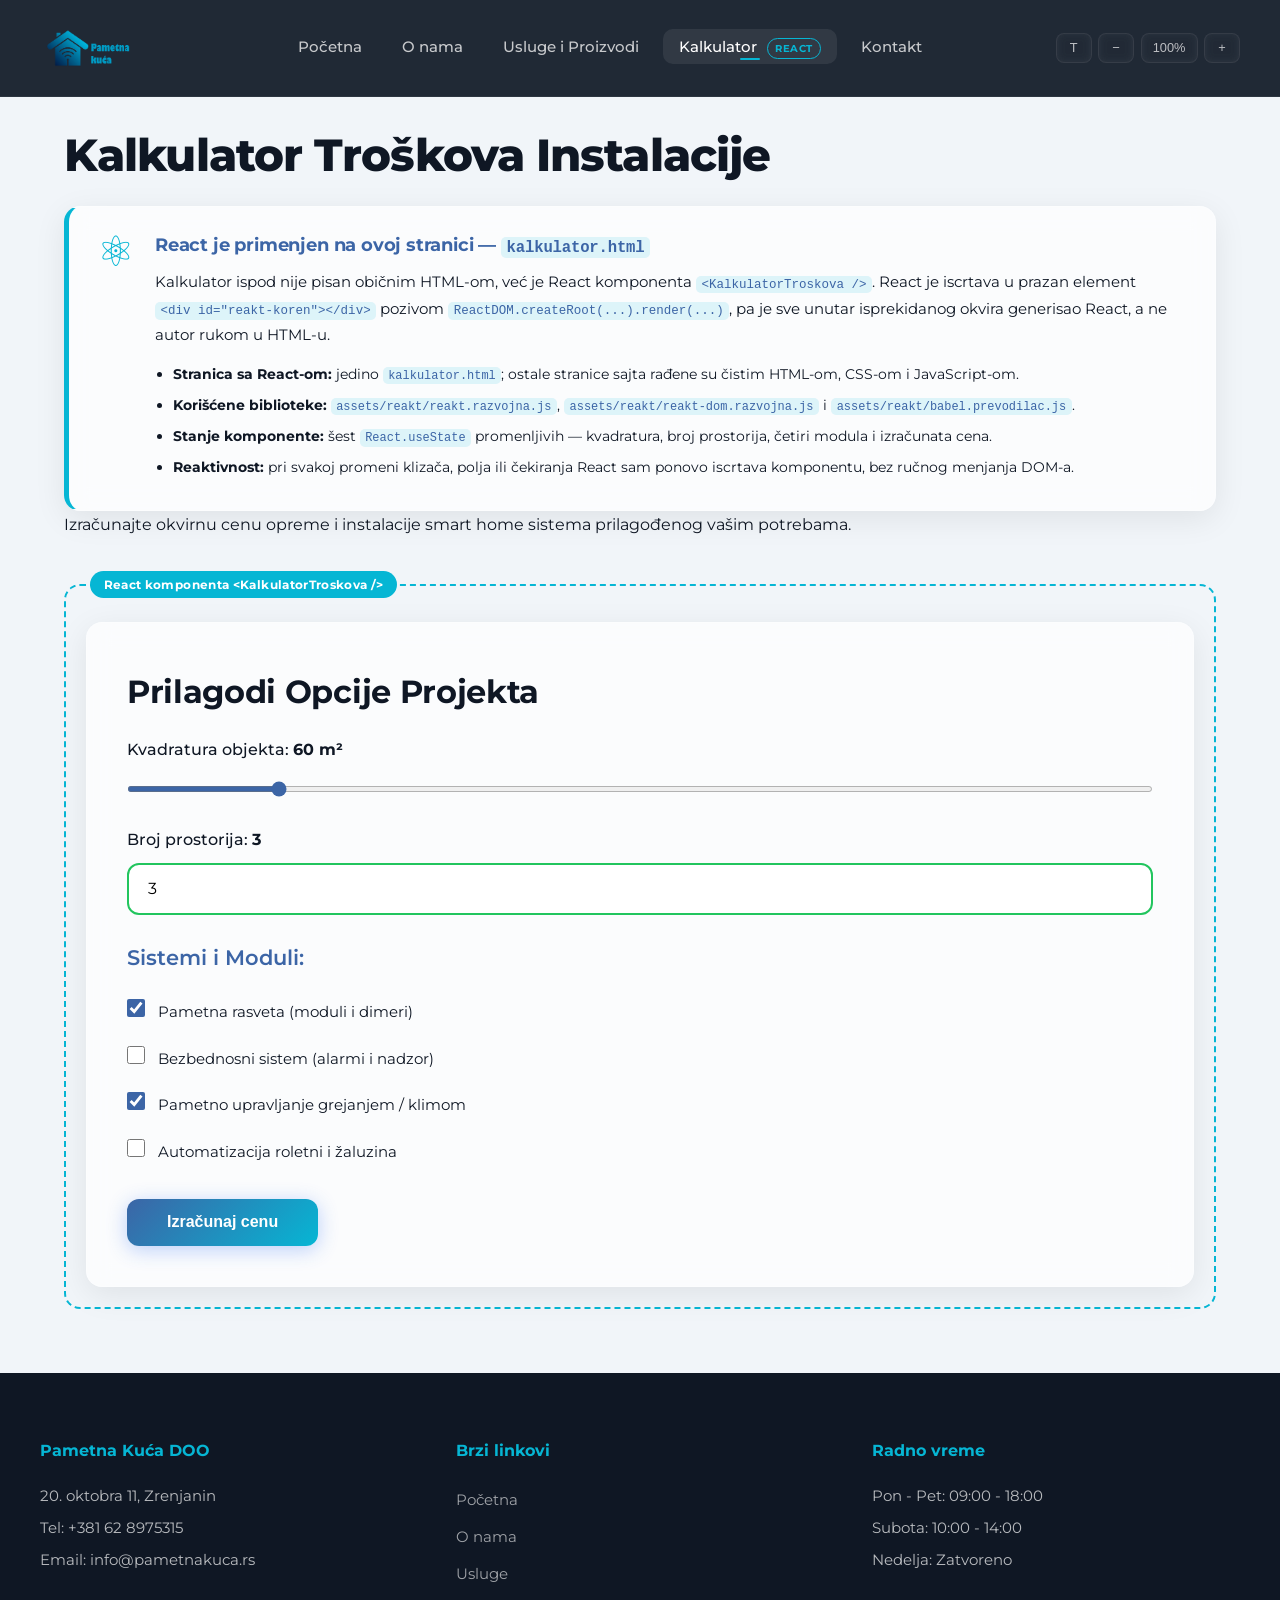
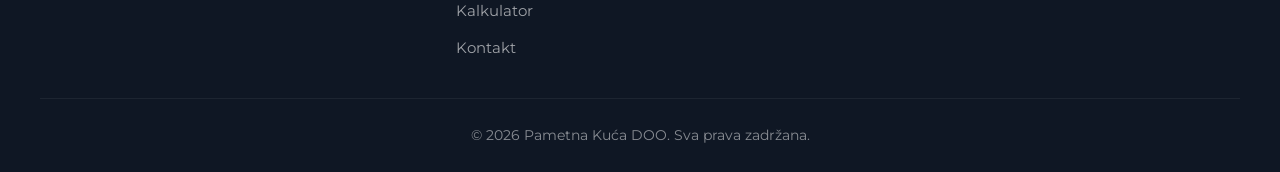
<file: kalkulator.html>
<!DOCTYPE html>
<html lang="sr">
<head>
    <meta charset="UTF-8">
    <meta name="viewport" content="width=device-width, initial-scale=1.0">
    <meta name="description" content="Interaktivni kalkulator troškova instalacije smart home opreme napravljen u React frameworku.">
    <meta name="keywords" content="kalkulator, cena, smart home, instalacija, procena, react">
    <title>Kalkulator | Pametna Kuća</title>
    <link rel="stylesheet" href="css/stil.css">
    <link rel="icon" href="assets/slike/logo.png" type="image/png">
    
        <script src="assets/reakt/reakt.razvojna.js"></script>
        <script src="assets/reakt/reakt-dom.razvojna.js"></script>
        <script src="assets/reakt/babel.prevodilac.js"></script>
</head>
<body>

    <header>
        <div class="zaglavlje-kontejner">
            <a href="index.html" class="logo-link">
                <img src="assets/slike/logo.png" alt="Pametna Kuća Logo" height="50">
            </a>
            <nav>
                <ul>
                    <li><a href="index.html">Početna</a></li>
                    <li><a href="o-nama.html">O nama</a></li>
                    <li class="padajuci-meni">
                        <a href="usluge.html">Usluge i Proizvodi</a>
                        <div class="padajuci-sadrzaj">
                            <a href="usluge-rasveta.html">Pametna Rasveta</a>
                            <a href="usluge-bezbednost.html">Bezbednost</a>
                            <a href="usluge-klima.html">Klimatizacija</a>
                            <a href="usluge-roletne.html">Automatizacija roletni</a>
                            <a href="usluge-konsultacije.html">Konsultacije</a>
                        </div>
                    </li>
                    <li><a href="kalkulator.html" class="active">Kalkulator <span class="oznaka-reakt">React</span></a></li>
                    <li><a href="kontakt.html">Kontakt</a></li>
                </ul>
            </nav>
            <div class="kontrole-pristupacnosti">
                <button class="dugme-pristupacnost" onclick="promeniTemu()" aria-label="Promena teme">T</button>
                <button class="dugme-pristupacnost" onclick="zumiraj('out')" aria-label="Smanji zum">−</button>
                <button class="dugme-pristupacnost" onclick="resetujZoom()" aria-label="Resetuj zum">100%</button>
                <button class="dugme-pristupacnost" onclick="zumiraj('in')" aria-label="Povećaj zum">+</button>
            </div>
            <button class="hamburger" aria-label="Meni" aria-expanded="false">
                <span></span><span></span><span></span>
            </button>
        </div>
    </header>

    <main class="glavni-sadrzaj">
        <h1>Kalkulator Troškova Instalacije</h1>

        <section class="reakt-najava" aria-labelledby="reakt-naslov">
            <span class="reakt-znak" aria-hidden="true">&#9883;</span>
            <div class="reakt-najava-tekst">
                <h2 id="reakt-naslov">React je primenjen na ovoj stranici &mdash; <code>kalkulator.html</code></h2>
                <p>
                    Kalkulator ispod nije pisan običnim HTML-om, već je React komponenta
                    <code>&lt;KalkulatorTroskova /&gt;</code>. React je iscrtava u prazan element
                    <code>&lt;div id="reakt-koren"&gt;&lt;/div&gt;</code> pozivom
                    <code>ReactDOM.createRoot(...).render(...)</code>, pa je sve unutar isprekidanog
                    okvira generisao React, a ne autor rukom u HTML-u.
                </p>
                <ul class="reakt-lista">
                    <li><strong>Stranica sa React-om:</strong> jedino <code>kalkulator.html</code>; ostale stranice sajta rađene su čistim HTML-om, CSS-om i JavaScript-om.</li>
                    <li><strong>Korišćene biblioteke:</strong> <code>assets/reakt/reakt.razvojna.js</code>, <code>assets/reakt/reakt-dom.razvojna.js</code> i <code>assets/reakt/babel.prevodilac.js</code>.</li>
                    <li><strong>Stanje komponente:</strong> šest <code>React.useState</code> promenljivih &mdash; kvadratura, broj prostorija, četiri modula i izračunata cena.</li>
                    <li><strong>Reaktivnost:</strong> pri svakoj promeni klizača, polja ili čekiranja React sam ponovo iscrtava komponentu, bez ručnog menjanja DOM-a.</li>
                </ul>
            </div>
        </section>

        <p>Izračunajte okvirnu cenu opreme i instalacije smart home sistema prilagođenog vašim potrebama.</p>

        <div class="reakt-zona">
            <span class="reakt-zona-oznaka">React komponenta &lt;KalkulatorTroskova /&gt;</span>
            <div id="reakt-koren"></div>
        </div>
    </main>

    <footer>
        <div class="footer-sadrzaj">
            <div>
                <h4>Pametna Kuća DOO</h4>
                <p>20. oktobra 11, Zrenjanin</p>
                <p>Tel: +381 62 8975315</p>
                <p>Email: info@pametnakuca.rs</p>
            </div>
            <div>
                <h4>Brzi linkovi</h4>
                <a href="index.html">Početna</a>
                <a href="o-nama.html">O nama</a>
                <a href="usluge.html">Usluge</a>
                <a href="kalkulator.html">Kalkulator</a>
                <a href="kontakt.html">Kontakt</a>
            </div>
            <div>
                <h4>Radno vreme</h4>
                <p>Pon - Pet: 09:00 - 18:00</p>
                <p>Subota: 10:00 - 14:00</p>
                <p>Nedelja: Zatvoreno</p>
            </div>
        </div>
        <p class="footer-copy">&copy; 2026 Pametna Kuća DOO. Sva prava zadržana.</p>
    </footer>

    <script src="js/glavni.js"></script>

    <script type="text/babel">
    function KalkulatorTroskova() {
        const [kvadratura, setKvadratura] = React.useState(60);
        const [brojProstorija, setBrojProstorija] = React.useState(3);
        const [izabranaRasveta, setIzabranaRasveta] = React.useState(true);
        const [izabranaBezbednost, setIzabranaBezbednost] = React.useState(false);
        const [izabranaKlimatizacija, setIzabranaKlimatizacija] = React.useState(true);
        const [izabraneRoletne, setIzabraneRoletne] = React.useState(false);
        const [prikazanaCena, setPrikazanaCena] = React.useState(null);

        const izracunajUkupno = () => {
            let osnova = kvadratura * 5;
            let poProstoriji = brojProstorija * 50;
            
            let dodatno = 0;
            if (izabranaRasveta) dodatno += 150;
            if (izabranaBezbednost) dodatno += 300;
            if (izabranaKlimatizacija) dodatno += 200;
            if (izabraneRoletne) dodatno += 250;  // <-- Dodato za roletne

            const ukupno = osnova + poProstoriji + dodatno;
            setPrikazanaCena(ukupno);
        };

        return (
            <div className="kalkulator-kontejner">
                <h2>Prilagodi Opcije Projekta</h2>

                <div className="kalkulator-grupa">
                    <label>
                        Kvadratura objekta: <strong>{kvadratura} m²</strong>
                    </label>
                    <input 
                        type="range" 
                        min="20" 
                        max="300" 
                        value={kvadratura} 
                        onChange={(e) => setKvadratura(Number(e.target.value))}
                        className="klizac-opsega"
                    />
                </div>

                <div className="kalkulator-grupa">
                    <label>
                        Broj prostorija: <strong>{brojProstorija}</strong>
                    </label>
                    <input 
                        type="number" 
                        min="1" 
                        max="15" 
                        value={brojProstorija} 
                        onChange={(e) => setBrojProstorija(Number(e.target.value))}
                        className="forma-kontrola"
                    />
                </div>

                <div className="kalkulator-opcije">
                    <h3>Sistemi i Moduli:</h3>
                    
                    <label className="opcija-stavka">
                        <input 
                            type="checkbox" 
                            checked={izabranaRasveta} 
                            onChange={(e) => setIzabranaRasveta(e.target.checked)}
                        />
                        Pametna rasveta (moduli i dimeri)
                    </label>

                    <label className="opcija-stavka">
                        <input 
                            type="checkbox" 
                            checked={izabranaBezbednost} 
                            onChange={(e) => setIzabranaBezbednost(e.target.checked)}
                        />
                        Bezbednosni sistem (alarmi i nadzor)
                    </label>

                    <label className="opcija-stavka">
                        <input 
                            type="checkbox" 
                            checked={izabranaKlimatizacija} 
                            onChange={(e) => setIzabranaKlimatizacija(e.target.checked)}
                        />
                        Pametno upravljanje grejanjem / klimom
                    </label>

                    <label className="opcija-stavka">
                        <input 
                            type="checkbox" 
                            checked={izabraneRoletne} 
                            onChange={(e) => setIzabraneRoletne(e.target.checked)}
                        />
                        Automatizacija roletni i žaluzina
                    </label>
                </div>

                <button className="dugme-primarno" onClick={izracunajUkupno}>
                    Izračunaj cenu
                </button>

                {prikazanaCena !== null && (
                    <div className="kalkulator-rezultat">
                        <strong>Procenjena cena projekta i ugradnje:</strong>
                        <span className="cena-iznos">{prikazanaCena} EUR</span>
                        <p className="cena-napomena">* Ovo je okvirna procena. Tačna cena zavisi od specifičnih zahteva.</p>
                    </div>
                )}
            </div>
        );
    }

    const koren = ReactDOM.createRoot(document.getElementById('reakt-koren'));
    koren.render(<KalkulatorTroskova />);
</script>
</body>
</html>
</file>
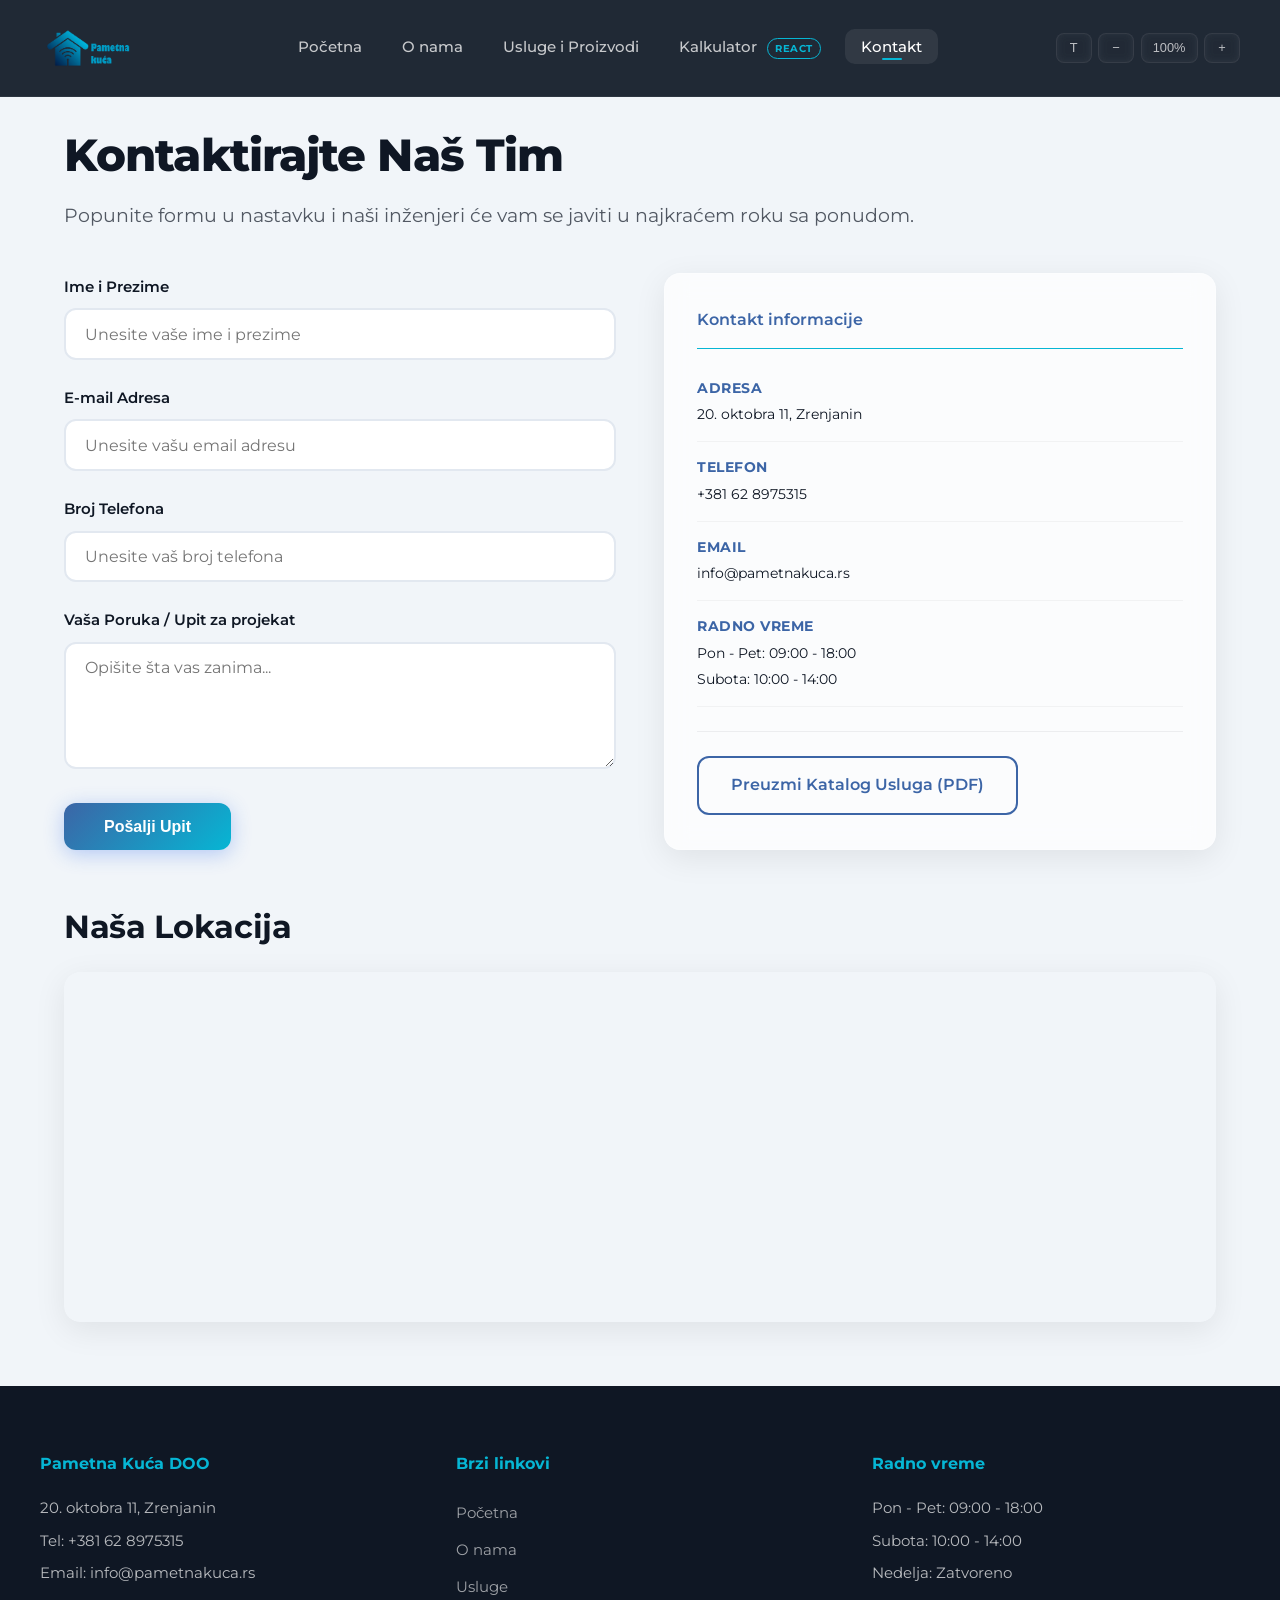
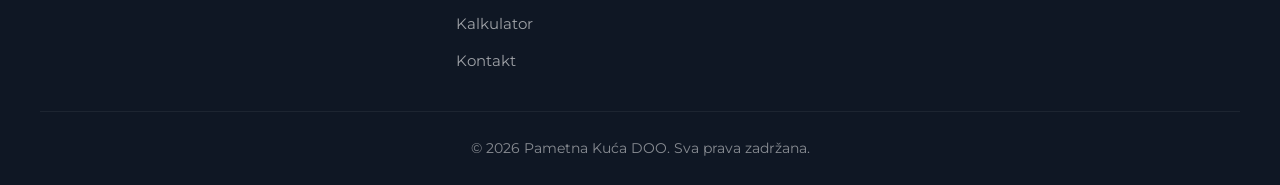
<file: kontakt.html>
<!DOCTYPE html>
<html lang="sr">
<head>
    <meta charset="UTF-8">
    <meta name="viewport" content="width=device-width, initial-scale=1.0">
    <meta name="description" content="Kontaktirajte nas za konsultacije i ponudu ugradnje pametnih sistema. Popunite formu ili nas pozovite.">
    <meta name="keywords" content="kontakt, pametna kuca, smart home, ponuda, konsultacije, beograd">
    <title>Kontakt | Pametna Kuća</title>
    <link rel="stylesheet" href="css/stil.css">
    <link rel="icon" href="assets/slike/logo.png" type="image/png">
</head>
<body>

    <header>
        <div class="zaglavlje-kontejner">
            <a href="index.html" class="logo-link">
                <img src="assets/slike/logo.png" alt="Pametna Kuća Logo">
            </a>
            <nav>
                <ul>
                    <li><a href="index.html">Početna</a></li>
                    <li><a href="o-nama.html">O nama</a></li>
                    <li class="padajuci-meni">
                        <a href="usluge.html">Usluge i Proizvodi</a>
                        <div class="padajuci-sadrzaj">
                            <a href="usluge-rasveta.html">Pametna Rasveta</a>
                            <a href="usluge-bezbednost.html">Bezbednost</a>
                            <a href="usluge-klima.html">Klimatizacija</a>
                            <a href="usluge-roletne.html">Automatizacija roletni</a>
                            <a href="usluge-konsultacije.html">Konsultacije</a>
                        </div>
                    </li>
                    <li><a href="kalkulator.html">Kalkulator <span class="oznaka-reakt">React</span></a></li>
                    <li><a href="kontakt.html" class="active">Kontakt</a></li>
                </ul>
            </nav>
            <div class="kontrole-pristupacnosti">
                <button class="dugme-pristupacnost" onclick="promeniTemu()" aria-label="Promena teme">T</button>
                <button class="dugme-pristupacnost" onclick="zumiraj('out')" aria-label="Smanji zum">−</button>
                <button class="dugme-pristupacnost" onclick="resetujZoom()" aria-label="Resetuj zum">100%</button>
                <button class="dugme-pristupacnost" onclick="zumiraj('in')" aria-label="Povećaj zum">+</button>
            </div>
            <button class="hamburger" aria-label="Meni" aria-expanded="false">
                <span></span><span></span><span></span>
            </button>
        </div>
    </header>

    <main class="glavni-sadrzaj">
        <h1>Kontaktirajte Naš Tim</h1>
        <p class="podnaslov">Popunite formu u nastavku i naši inženjeri će vam se javiti u najkraćem roku sa ponudom.</p>

        <div class="kontakt-mreza">

            <div class="kontakt-forma">
                <form id="kontaktForma">
                    <div class="forma-grupa">
                        <label for="imePrezime">Ime i Prezime</label>
                        <input type="text" id="imePrezime" name="imePrezime" class="forma-kontrola"
                               placeholder="Unesite vaše ime i prezime"
                               required minlength="3" maxlength="60"
                               pattern="[A-Za-zČĆŽŠĐčćžšđ\s\-]{3,60}"
                               title="Ime i prezime, najmanje 3 slova. Brojevi nisu dozvoljeni.">
                        <div id="imeGreska" class="poruka-greske"></div>
                    </div>

                    <div class="forma-grupa">
                        <label for="emailAdresa">E-mail Adresa</label>
                        <input type="email" id="emailAdresa" name="emailAdresa" class="forma-kontrola"
                               placeholder="Unesite vašu email adresu"
                               required maxlength="120"
                               title="Unesite ispravnu e-mail adresu, na primer ime@primer.rs">
                        <div id="emailGreska" class="poruka-greske"></div>
                    </div>

                    <div class="forma-grupa">
                        <label for="telefonBroj">Broj Telefona</label>
                        <input type="tel" id="telefonBroj" name="telefonBroj" class="forma-kontrola"
                               placeholder="Unesite vaš broj telefona"
                               required minlength="6" maxlength="20"
                               pattern="[0-9+\(\)\s\/\-]{6,20}"
                               title="Najmanje 6 cifara. Dozvoljeni su i znaci + ( ) / - i razmak.">
                        <div id="telefonGreska" class="poruka-greske"></div>
                    </div>

                    <div class="forma-grupa">
                        <label for="porukaTekst">Vaša Poruka / Upit za projekat</label>
                        <textarea id="porukaTekst" name="porukaTekst" class="forma-kontrola" rows="5"
                                  placeholder="Opišite šta vas zanima..."
                                  required minlength="10" maxlength="1000"
                                  title="Opišite svoj upit u najmanje 10 karaktera."></textarea>
                        <div id="porukaGreska" class="poruka-greske"></div>
                    </div>

                    <button type="submit" class="dugme-primarno">Pošalji Upit</button>
                </form>
            </div>

            <div class="kontakt-info">
                <div class="info-kartica">
                    <h3>Kontakt informacije</h3>
                    
                    <div class="info-stavka">
                        <div>
                            <strong>Adresa</strong>
                            <p>20. oktobra 11, Zrenjanin</p>
                        </div>
                    </div>

                    <div class="info-stavka">
                        <div>
                            <strong>Telefon</strong>
                            <p>+381 62 8975315</p>
                        </div>
                    </div>

                    <div class="info-stavka">
                        <div>
                            <strong>Email</strong>
                            <p>info@pametnakuca.rs</p>
                        </div>
                    </div>

                    <div class="info-stavka">
                        <div>
                            <strong>Radno vreme</strong>
                            <p>Pon - Pet: 09:00 - 18:00</p>
                            <p>Subota: 10:00 - 14:00</p>
                        </div>
                    </div>

                    <div class="info-akcija">
                                    <a href="assets/dokumenti/katalog_usluga.pdf" download class="dugme-sekundarno"> Preuzmi Katalog Usluga (PDF)</a>
                    </div>
                </div>
            </div>
        </div>

        <section class="mapa-sekcija">
            <h2>Naša Lokacija</h2>
            <div class="mapa-okvir">
                <iframe src="https://www.google.com/maps/embed?pb=!1m18!1m12!1m3!1d2802.3442728027417!2d20.36821477575499!3d45.38222563890521!2m3!1f0!2f0!3f0!3m2!1i1024!2i768!4f13.1!3m3!1m2!1s0x475adb740a7e9d41%3A0xc0e5f35a210651fe!2zMjAuINC-0LrRgtC-0LHRgNCwIDExLCDQl9GA0LXRmtCw0L3QuNC9!5e0!3m2!1ssr!2srs!4v1785945930423!5m2!1ssr!2srs" width="600" height="450" style="border:0;" allowfullscreen="" loading="lazy" referrerpolicy="strict-origin-when-cross-origin"></iframe>
            </div>
        </section>
    </main>

    <footer>
        <div class="footer-sadrzaj">
            <div>
                <h4>Pametna Kuća DOO</h4>
                <p>20. oktobra 11, Zrenjanin</p>
                <p>Tel: +381 62 8975315</p>
                <p>Email: info@pametnakuca.rs</p>
            </div>
            <div>
                <h4>Brzi linkovi</h4>
                <a href="index.html">Početna</a>
                <a href="o-nama.html">O nama</a>
                <a href="usluge.html">Usluge</a>
                <a href="kalkulator.html">Kalkulator</a>
                <a href="kontakt.html">Kontakt</a>
            </div>
            <div>
                <h4>Radno vreme</h4>
                <p>Pon - Pet: 09:00 - 18:00</p>
                <p>Subota: 10:00 - 14:00</p>
                <p>Nedelja: Zatvoreno</p>
            </div>
        </div>
        <p class="footer-copy">&copy; 2026 Pametna Kuća DOO. Sva prava zadržana.</p>
    </footer>

    <script src="js/glavni.js"></script>
    <script src="js/validacija.js"></script>
</body>
</html>
</file>
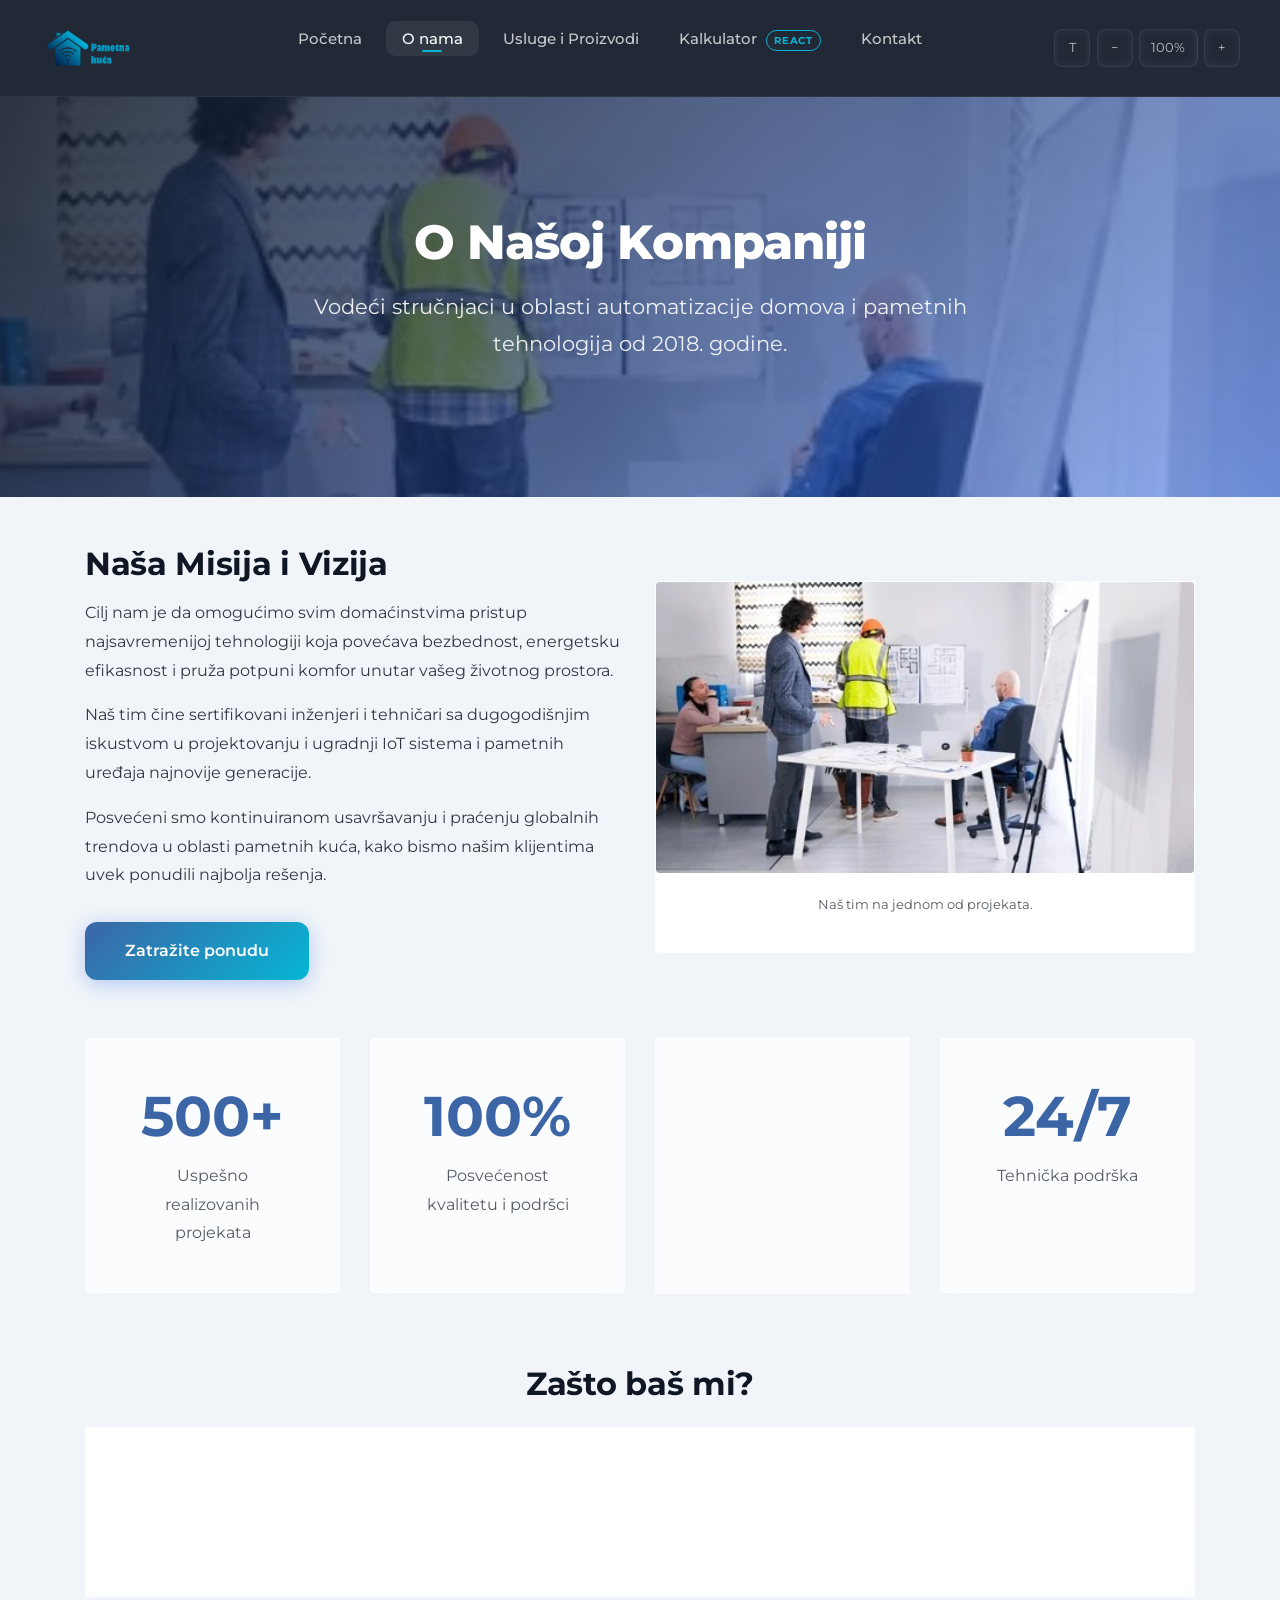
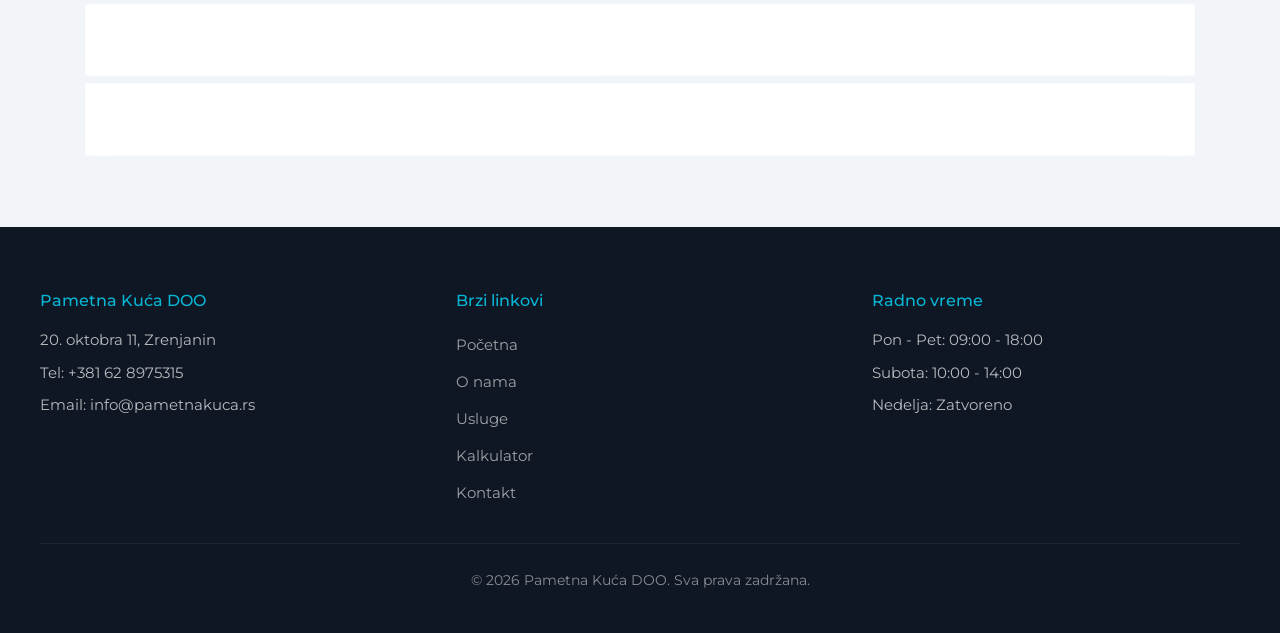
<file: o-nama.html>
<!DOCTYPE html>
<html lang="sr">
<head>
    <meta charset="UTF-8">
    <meta name="viewport" content="width=device-width, initial-scale=1.0">
    <meta name="description" content="O nama - Pametna Kuća DOO. Vaš pouzdan partner za ugradnju pametnih uređaja od 2018. godine.">
    <meta name="keywords" content="o nama, pametna kuca, smart home, misija, vizija, automatizacija, beograd">
    <meta name="author" content="Pametna Kuća DOO">
    <meta property="og:title" content="O nama - Pametna Kuća">
    <meta property="og:description" content="Vodeći stručnjaci u oblasti automatizacije domova i pametnih tehnologija.">
    <title>O Nama | Pametna Kuća</title>

    <link rel="stylesheet" href="assets/bootstrap/css/bootstrap.min.css">
    <link rel="stylesheet" href="css/stil.css">
    <link rel="icon" href="assets/slike/logo.png" type="image/png">
</head>
<body>

    <header>
        <div class="zaglavlje-kontejner">
            <a href="index.html" class="logo-link">
                <img src="assets/slike/logo.png" alt="Pametna Kuća Logo" height="50">
            </a>
            <nav>
                <ul>
                    <li><a href="index.html">Početna</a></li>
                    <li><a href="o-nama.html" class="active">O nama</a></li>
                    <li class="padajuci-meni">
                        <a href="usluge.html">Usluge i Proizvodi</a>
                        <div class="padajuci-sadrzaj">
                            <a href="usluge-rasveta.html">Pametna Rasveta</a>
                            <a href="usluge-bezbednost.html">Bezbednost</a>
                            <a href="usluge-klima.html">Klimatizacija</a>
                            <a href="usluge-roletne.html">Automatizacija roletni</a>
                            <a href="usluge-konsultacije.html">Konsultacije</a>
                        </div>
                    </li>
                    <li><a href="kalkulator.html">Kalkulator <span class="oznaka-reakt">React</span></a></li>
                    <li><a href="kontakt.html">Kontakt</a></li>
                </ul>
            </nav>
            <div class="kontrole-pristupacnosti">
                <button class="dugme-pristupacnost" onclick="promeniTemu()" aria-label="Promena teme">T</button>
                <button class="dugme-pristupacnost" onclick="zumiraj('out')" aria-label="Smanji zum">−</button>
                <button class="dugme-pristupacnost" onclick="resetujZoom()" aria-label="Resetuj zum">100%</button>
                <button class="dugme-pristupacnost" onclick="zumiraj('in')" aria-label="Povećaj zum">+</button>
            </div>
            <button class="hamburger" aria-label="Meni" aria-expanded="false">
                <span></span><span></span><span></span>
            </button>
        </div>
    </header>

    <section class="hero-slika">
        <div class="hero-slika-sadrzaj">
            <h1>O Našoj Kompaniji</h1>
            <p>Vodeći stručnjaci u oblasti automatizacije domova i pametnih tehnologija od 2018. godine.</p>
        </div>
    </section>
   
    <main class="container my-5">
        <div class="row align-items-center mb-5">
            <div class="col-md-6">
                <h2 class="mb-3" style="color: var(--primarna-boja);">Naša Misija i Vizija</h2>
                <p style="color: var(--tekst-tamni); opacity: 0.85;">Cilj nam je da omogućimo svim domaćinstvima pristup najsavremenijoj tehnologiji koja povećava bezbednost, energetsku efikasnost i pruža potpuni komfor unutar vašeg životnog prostora.</p>
                <p style="color: var(--tekst-tamni); opacity: 0.85;">Naš tim čine sertifikovani inženjeri i tehničari sa dugogodišnjim iskustvom u projektovanju i ugradnji IoT sistema i pametnih uređaja najnovije generacije.</p>
                <p style="color: var(--tekst-tamni); opacity: 0.85;">Posvećeni smo kontinuiranom usavršavanju i praćenju globalnih trendova u oblasti pametnih kuća, kako bismo našim klijentima uvek ponudili najbolja rešenja.</p>
                <a href="kontakt.html" class="dugme-primarno mt-3 d-inline-block">Zatražite ponudu</a>
            </div>
            <div class="col-md-6">
                <div class="card border-0 shadow-sm o-nama-kartica">
                    <img src="assets/slike/projekat.jpg" class="card-img-top rounded" alt="Naše poslovanje">
                    <div class="card-body text-center o-nama-kartica-telo">
                        <p class="small" style="color: var(--tekst-tamni); opacity: 0.7;">Naš tim na jednom od projekata.</p>
                    </div>
                </div>
            </div>
        </div>

        <div class="row text-center mb-5">
            <div class="col-md-3 col-sm-6 mb-4">
                <div class="card border-0 shadow-sm h-100 p-4 o-nama-kartica">
                    <div class="card-body">
                        <h3 class="card-title font-weight-bold display-4" style="color: var(--sekundarna-boja);">500+</h3>
                        <p class="card-text" style="color: var(--tekst-tamni); opacity: 0.7;">Uspešno realizovanih projekata</p>
                    </div>
                </div>
            </div>
            <div class="col-md-3 col-sm-6 mb-4">
                <div class="card border-0 shadow-sm h-100 p-4 o-nama-kartica">
                    <div class="card-body">
                        <h3 class="card-title font-weight-bold display-4" style="color: var(--sekundarna-boja);">100%</h3>
                        <p class="card-text" style="color: var(--tekst-tamni); opacity: 0.7;">Posvećenost kvalitetu i podršci</p>
                    </div>
                </div>
            </div>
            <div class="col-md-3 col-sm-6 mb-4">
                <div class="card border-0 shadow-sm h-100 p-4 o-nama-kartica">
                    <div class="card-body">
                        <h3 class="card-title font-weight-bold display-4" style="color: var(--sekundarna-boja);">10</h3>
                        <p class="card-text" style="color: var(--tekst-tamni); opacity: 0.7;">Godina garancije na radove</p>
                    </div>
                </div>
            </div>
            <div class="col-md-3 col-sm-6 mb-4">
                <div class="card border-0 shadow-sm h-100 p-4 o-nama-kartica">
                    <div class="card-body">
                        <h3 class="card-title font-weight-bold display-4" style="color: var(--sekundarna-boja);">24/7</h3>
                        <p class="card-text" style="color: var(--tekst-tamni); opacity: 0.7;">Tehnička podrška</p>
                    </div>
                </div>
            </div>
        </div>

        <div class="row">
            <div class="col-12">
                <h2 class="text-center mb-4" style="color: var(--primarna-boja);">Zašto baš mi?</h2>
                <div class="accordion" id="accordionPrimer">
                    <div class="card border-0 shadow-sm mb-2 o-nama-kartica">
                        <div class="card-header border-0 o-nama-kartica-header" id="headingOne">
                            <h2 class="mb-0">
                                <button class="btn btn-link btn-block text-left font-weight-bold o-nama-accordion-btn" type="button" data-toggle="collapse" data-target="#collapseOne" aria-expanded="true" aria-controls="collapseOne">
                                    <span class="mr-2" style="color: var(--akcentna-boja);">◆</span> Profesionalna instalacija
                                </button>
                            </h2>
                        </div>
                        <div id="collapseOne" class="collapse show" aria-labelledby="headingOne" data-parent="#accordionPrimer">
                            <div class="card-body o-nama-kartica-telo" style="color: var(--tekst-tamni); opacity: 0.85;">
                                Svi naši inženjeri su sertifikovani i imaju višegodišnje iskustvo u ugradnji pametnih sistema. Radimo po najvišim standardima kvaliteta.
                            </div>
                        </div>
                    </div>
                    <div class="card border-0 shadow-sm mb-2 o-nama-kartica">
                        <div class="card-header border-0 o-nama-kartica-header" id="headingTwo">
                            <h2 class="mb-0">
                                <button class="btn btn-link btn-block text-left font-weight-bold o-nama-accordion-btn collapsed" type="button" data-toggle="collapse" data-target="#collapseTwo" aria-expanded="false" aria-controls="collapseTwo">
                                    <span class="mr-2" style="color: var(--akcentna-boja);">◆</span> Kvalitetna oprema
                                </button>
                            </h2>
                        </div>
                        <div id="collapseTwo" class="collapse" aria-labelledby="headingTwo" data-parent="#accordionPrimer">
                            <div class="card-body o-nama-kartica-telo" style="color: var(--tekst-tamni); opacity: 0.85;">
                                Koristimo isključivo proverene brendove i najsavremeniju tehnologiju. Svi uređaji imaju garanciju i podršku.
                            </div>
                        </div>
                    </div>
                    <div class="card border-0 shadow-sm mb-2 o-nama-kartica">
                        <div class="card-header border-0 o-nama-kartica-header" id="headingThree">
                            <h2 class="mb-0">
                                <button class="btn btn-link btn-block text-left font-weight-bold o-nama-accordion-btn collapsed" type="button" data-toggle="collapse" data-target="#collapseThree" aria-expanded="false" aria-controls="collapseThree">
                                    <span class="mr-2" style="color: var(--akcentna-boja);">◆</span> Pristupačne cene
                                </button>
                            </h2>
                        </div>
                        <div id="collapseThree" class="collapse" aria-labelledby="headingThree" data-parent="#accordionPrimer">
                            <div class="card-body o-nama-kartica-telo" style="color: var(--tekst-tamni); opacity: 0.85;">
                                Nudimo konkurentne cene i fleksibilne modele plaćanja. Pre nego što započnemo rad, dajemo vam detaljnu i transparentnu ponudu.
                            </div>
                        </div>
                    </div>
                </div>
            </div>
        </div>
    </main>

    <footer>
        <div class="footer-sadrzaj">
            <div>
                <h4>Pametna Kuća DOO</h4>
                <p>20. oktobra 11, Zrenjanin</p>
                <p>Tel: +381 62 8975315</p>
                <p>Email: info@pametnakuca.rs</p>
            </div>
            <div>
                <h4>Brzi linkovi</h4>
                <a href="index.html">Početna</a>
                <a href="o-nama.html">O nama</a>
                <a href="usluge.html">Usluge</a>
                <a href="kalkulator.html">Kalkulator</a>
                <a href="kontakt.html">Kontakt</a>
            </div>
            <div>
                <h4>Radno vreme</h4>
                <p>Pon - Pet: 09:00 - 18:00</p>
                <p>Subota: 10:00 - 14:00</p>
                <p>Nedelja: Zatvoreno</p>
            </div>
        </div>
        <p class="footer-copy">&copy; 2026 Pametna Kuća DOO. Sva prava zadržana.</p>
    </footer>

    <script src="assets/jquery/jquery.min.js"></script>
    <script src="assets/bootstrap/js/bootstrap.bundle.min.js"></script>
    <script src="js/glavni.js"></script>
</body>
</html>
</file>
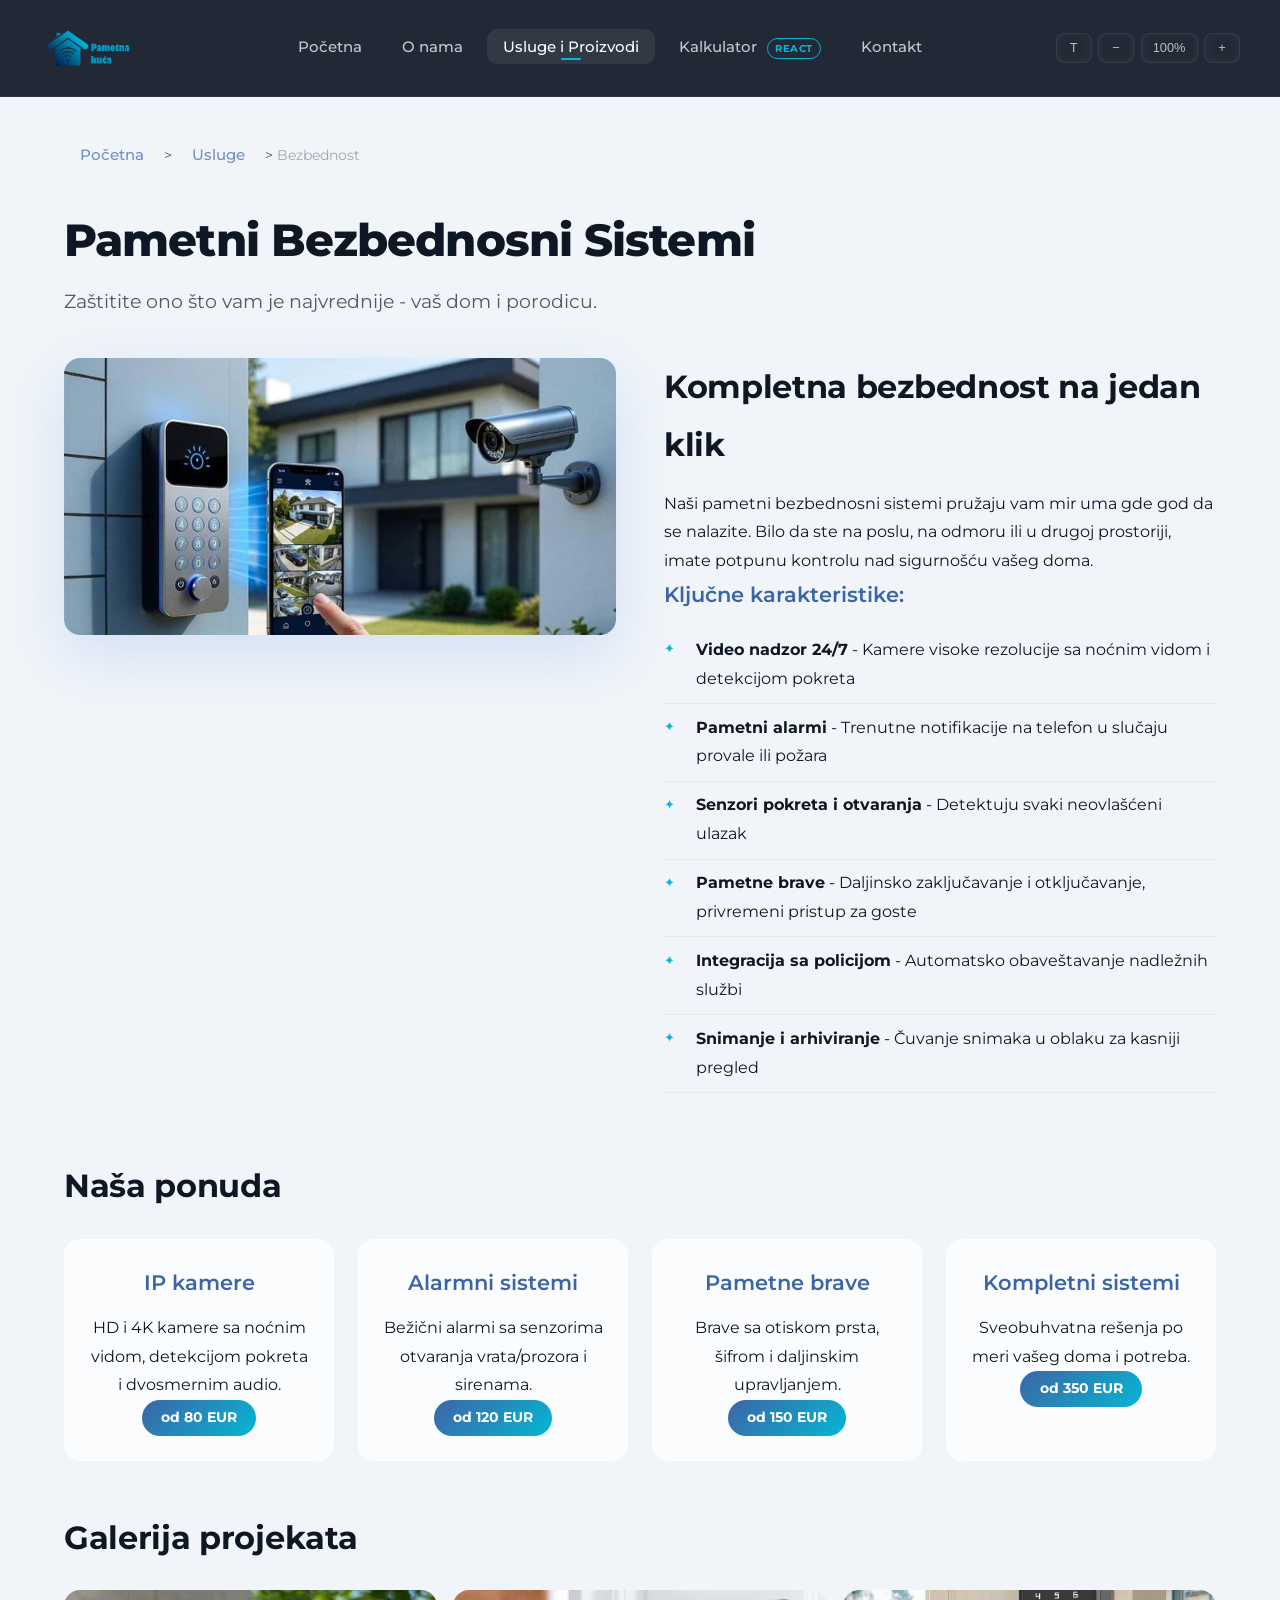
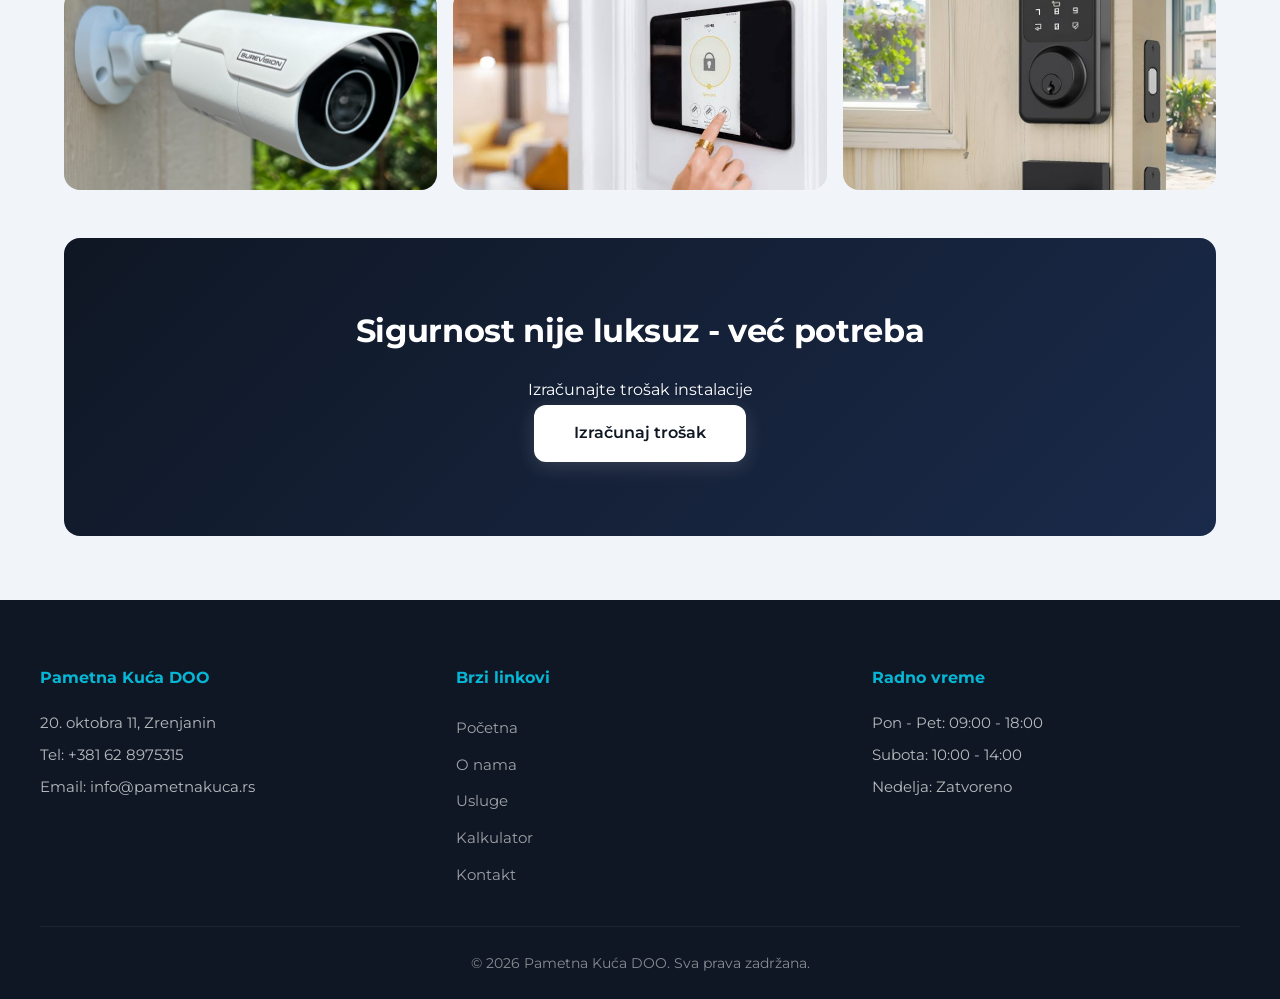
<file: usluge-bezbednost.html>
<!DOCTYPE html>
<html lang="sr">
<head>
    <meta charset="UTF-8">
    <meta name="viewport" content="width=device-width, initial-scale=1.0">
    <meta name="description" content="Pametni bezbednosni sistemi - profesionalna ugradnja video nadzora, alarma, senzora i pametnih brava.">
    <meta name="keywords" content="video nadzor, alarmi, senzori pokreta, pametne brave, bezbednost, smart security">
    <title>Bezbednost | Pametna Kuća</title>
    <link rel="stylesheet" href="css/stil.css">
    <link rel="icon" href="assets/slike/logo.png" type="image/png">
</head>
<body>

    <header>
        <div class="zaglavlje-kontejner">
            <a href="index.html" class="logo-link">
                <img src="assets/slike/logo.png" alt="Pametna Kuća Logo" height="50">
            </a>
            <nav>
                <ul>
                    <li><a href="index.html">Početna</a></li>
                    <li><a href="o-nama.html">O nama</a></li>
                    <li class="padajuci-meni">
                        <a href="usluge.html" class="active">Usluge i Proizvodi</a>
                        <div class="padajuci-sadrzaj">
                            <a href="usluge-rasveta.html">Pametna Rasveta</a>
                            <a href="usluge-bezbednost.html">Bezbednost</a>
                            <a href="usluge-klima.html">Klimatizacija</a>
                            <a href="usluge-roletne.html">Automatizacija roletni</a>
                            <a href="usluge-konsultacije.html">Konsultacije</a>
                        </div>
                    </li>
                    <li><a href="kalkulator.html">Kalkulator <span class="oznaka-reakt">React</span></a></li>
                    <li><a href="kontakt.html">Kontakt</a></li>
                </ul>
            </nav>
            <div class="kontrole-pristupacnosti">
                <button class="dugme-pristupacnost" onclick="promeniTemu()" aria-label="Promena teme">T</button>
                <button class="dugme-pristupacnost" onclick="zumiraj('out')" aria-label="Smanji zum">−</button>
                <button class="dugme-pristupacnost" onclick="resetujZoom()" aria-label="Resetuj zum">100%</button>
                <button class="dugme-pristupacnost" onclick="zumiraj('in')" aria-label="Povećaj zum">+</button>
            </div>
            <button class="hamburger" aria-label="Meni" aria-expanded="false">
                <span></span><span></span><span></span>
            </button>
        </div>
    </header>

    <main class="glavni-sadrzaj">
        <nav class="breadcrumb">
            <a href="index.html">Početna</a> &gt; 
            <a href="usluge.html">Usluge</a> &gt; 
            <span>Bezbednost</span>
        </nav>

        <h1>Pametni Bezbednosni Sistemi</h1>
        <p class="podnaslov">Zaštitite ono što vam je najvrednije - vaš dom i porodicu.</p>

        <div class="usluga-detalji">
            <div class="usluga-slika">
                <img src="assets/slike/bezbednost.webp" alt="Bezbednosni sistemi">
            </div>
            <div class="usluga-tekst">
                <h2>Kompletna bezbednost na jedan klik</h2>
                <p>Naši pametni bezbednosni sistemi pružaju vam mir uma gde god da se nalazite. Bilo da ste na poslu, na odmoru ili u drugoj prostoriji, imate potpunu kontrolu nad sigurnošću vašeg doma.</p>
                
                <h3>Ključne karakteristike:</h3>
                <ul class="karakteristike-lista">
                    <li><strong>Video nadzor 24/7</strong> - Kamere visoke rezolucije sa noćnim vidom i detekcijom pokreta</li>
                    <li><strong>Pametni alarmi</strong> - Trenutne notifikacije na telefon u slučaju provale ili požara</li>
                    <li><strong>Senzori pokreta i otvaranja</strong> - Detektuju svaki neovlašćeni ulazak</li>
                    <li><strong>Pametne brave</strong> - Daljinsko zaključavanje i otključavanje, privremeni pristup za goste</li>
                    <li><strong>Integracija sa policijom</strong> - Automatsko obaveštavanje nadležnih službi</li>
                    <li><strong>Snimanje i arhiviranje</strong> - Čuvanje snimaka u oblaku za kasniji pregled</li>
                </ul>
            </div>
        </div>

        <section class="usluga-ponuda">
            <h2>Naša ponuda</h2>
            <div class="ponuda-mreza">
                <div class="ponuda-kartica">
                    <h3>IP kamere</h3>
                    <p>HD i 4K kamere sa noćnim vidom, detekcijom pokreta i dvosmernim audio.</p>
                    <span class="cena">od 80 EUR</span>
                </div>
                <div class="ponuda-kartica">
                    <h3>Alarmni sistemi</h3>
                    <p>Bežični alarmi sa senzorima otvaranja vrata/prozora i sirenama.</p>
                    <span class="cena">od 120 EUR</span>
                </div>
                <div class="ponuda-kartica">
                    <h3>Pametne brave</h3>
                    <p>Brave sa otiskom prsta, šifrom i daljinskim upravljanjem.</p>
                    <span class="cena">od 150 EUR</span>
                </div>
                <div class="ponuda-kartica">
                    <h3>Kompletni sistemi</h3>
                    <p>Sveobuhvatna rešenja po meri vašeg doma i potreba.</p>
                    <span class="cena">od 350 EUR</span>
                </div>
            </div>
        </section>

        <section class="usluga-galerija">
            <h2>Galerija projekata</h2>
            <div class="galerija-mreza">
                <img src="assets/slike/camera.jpg" alt="Video nadzor">
                <img src="assets/slike/alarm.jfif" alt="Alarmni sistem">
                <img src="assets/slike/brava.jpg" alt="Pametna brava">
            </div>
        </section>

        <section class="usluga-akcija">
            <h2>Sigurnost nije luksuz - već potreba</h2>
            <p>Izračunajte trošak instalacije</p>
            <a href="kalkulator.html" class="dugme-primarno">Izračunaj trošak</a>
        </section>
    </main>

    <footer>
        <div class="footer-sadrzaj">
            <div>
                <h4>Pametna Kuća DOO</h4>
                <p>20. oktobra 11, Zrenjanin</p>
                <p>Tel: +381 62 8975315</p>
                <p>Email: info@pametnakuca.rs</p>
            </div>
            <div>
                <h4>Brzi linkovi</h4>
                <a href="index.html">Početna</a>
                <a href="o-nama.html">O nama</a>
                <a href="usluge.html">Usluge</a>
                <a href="kalkulator.html">Kalkulator</a>
                <a href="kontakt.html">Kontakt</a>
            </div>
            <div>
                <h4>Radno vreme</h4>
                <p>Pon - Pet: 09:00 - 18:00</p>
                <p>Subota: 10:00 - 14:00</p>
                <p>Nedelja: Zatvoreno</p>
            </div>
        </div>
        <p class="footer-copy">&copy; 2026 Pametna Kuća DOO. Sva prava zadržana.</p>
    </footer>

    <script src="js/glavni.js"></script>
</body>
</html>
</file>
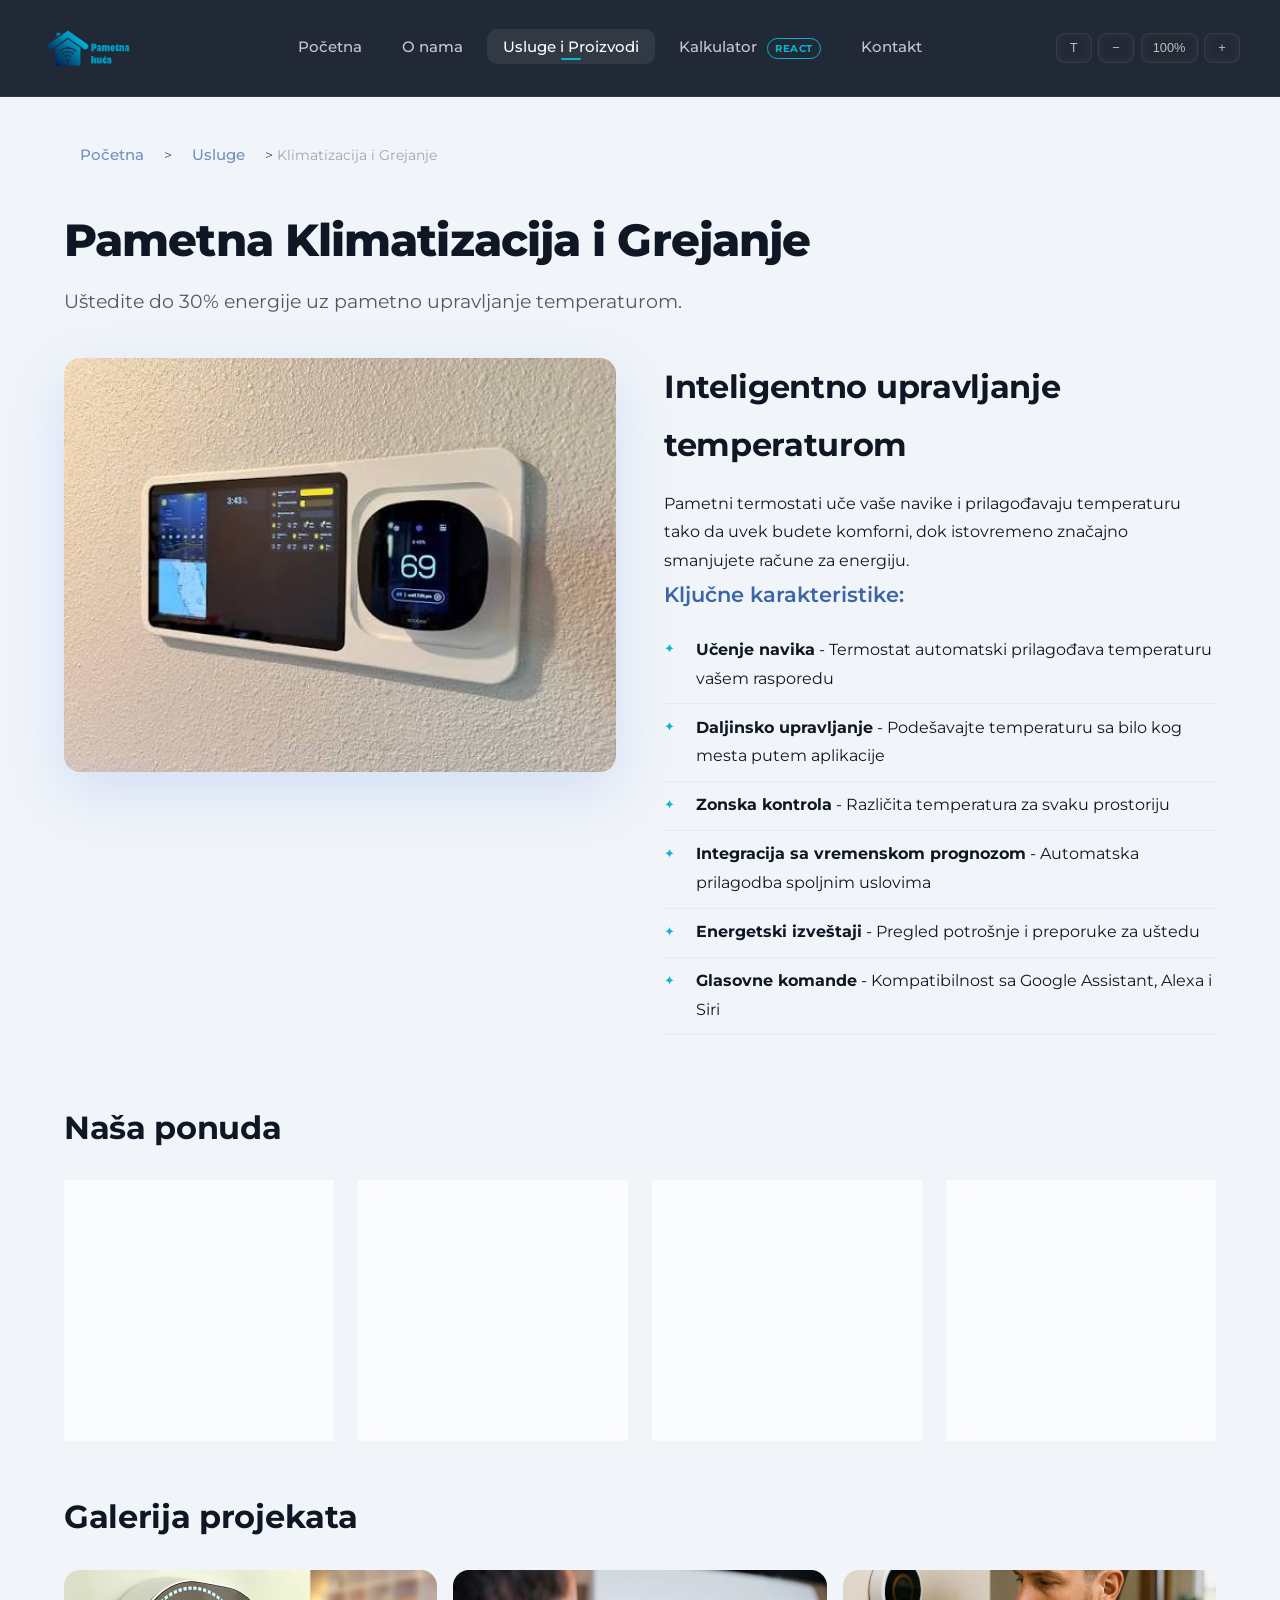
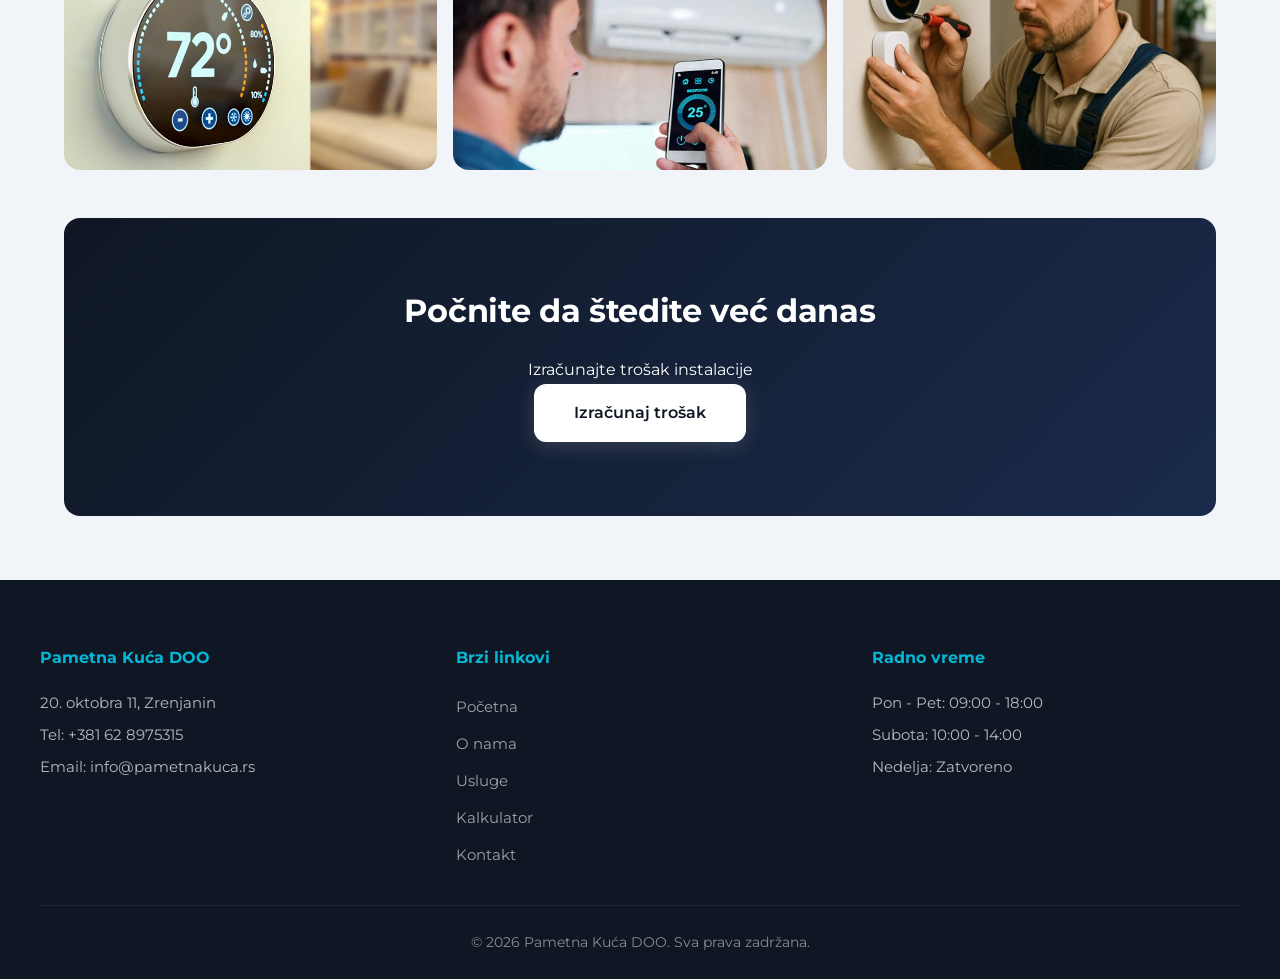
<file: usluge-klima.html>
<!DOCTYPE html>
<html lang="sr">
<head>
    <meta charset="UTF-8">
    <meta name="viewport" content="width=device-width, initial-scale=1.0">
    <meta name="description" content="Pametno upravljanje grejanjem i klimatizacijom - uštedite do 30% energije uz pametne termostate.">
    <meta name="keywords" content="pametni termostati, grejanje, klimatizacija, ušteda energije, smart heating, cooling">
    <title>Klimatizacija i Grejanje | Pametna Kuća</title>
    <link rel="stylesheet" href="css/stil.css">
    <link rel="icon" href="assets/slike/logo.png" type="image/png">
</head>
<body>

    <header>
        <div class="zaglavlje-kontejner">
            <a href="index.html" class="logo-link">
                <img src="assets/slike/logo.png" alt="Pametna Kuća Logo" height="50">
            </a>
            <nav>
                <ul>
                    <li><a href="index.html">Početna</a></li>
                    <li><a href="o-nama.html">O nama</a></li>
                    <li class="padajuci-meni">
                        <a href="usluge.html" class="active">Usluge i Proizvodi</a>
                        <div class="padajuci-sadrzaj">
                            <a href="usluge-rasveta.html">Pametna Rasveta</a>
                            <a href="usluge-bezbednost.html">Bezbednost</a>
                            <a href="usluge-klima.html">Klimatizacija</a>
                            <a href="usluge-roletne.html">Automatizacija roletni</a>
                            <a href="usluge-konsultacije.html">Konsultacije</a>
                        </div>
                    </li>
                    <li><a href="kalkulator.html">Kalkulator <span class="oznaka-reakt">React</span></a></li>
                    <li><a href="kontakt.html">Kontakt</a></li>
                </ul>
            </nav>
            <div class="kontrole-pristupacnosti">
                <button class="dugme-pristupacnost" onclick="promeniTemu()" aria-label="Promena teme">T</button>
                <button class="dugme-pristupacnost" onclick="zumiraj('out')" aria-label="Smanji zum">−</button>
                <button class="dugme-pristupacnost" onclick="resetujZoom()" aria-label="Resetuj zum">100%</button>
                <button class="dugme-pristupacnost" onclick="zumiraj('in')" aria-label="Povećaj zum">+</button>
            </div>
            <button class="hamburger" aria-label="Meni" aria-expanded="false">
                <span></span><span></span><span></span>
            </button>
        </div>
    </header>

    <main class="glavni-sadrzaj">
        <nav class="breadcrumb">
            <a href="index.html">Početna</a> &gt; 
            <a href="usluge.html">Usluge</a> &gt; 
            <span>Klimatizacija i Grejanje</span>
        </nav>

        <h1>Pametna Klimatizacija i Grejanje</h1>
        <p class="podnaslov">Uštedite do 30% energije uz pametno upravljanje temperaturom.</p>

        <div class="usluga-detalji">
            <div class="usluga-slika">
                <img src="assets/slike/grejanje.jfif" alt="Klimatizacija i grejanje">
            </div>
            <div class="usluga-tekst">
                <h2>Inteligentno upravljanje temperaturom</h2>
                <p>Pametni termostati uče vaše navike i prilagođavaju temperaturu tako da uvek budete komforni, dok istovremeno značajno smanjujete račune za energiju.</p>
                
                <h3>Ključne karakteristike:</h3>
                <ul class="karakteristike-lista">
                    <li><strong>Učenje navika</strong> - Termostat automatski prilagođava temperaturu vašem rasporedu</li>
                    <li><strong>Daljinsko upravljanje</strong> - Podešavajte temperaturu sa bilo kog mesta putem aplikacije</li>
                    <li><strong>Zonska kontrola</strong> - Različita temperatura za svaku prostoriju</li>
                    <li><strong>Integracija sa vremenskom prognozom</strong> - Automatska prilagodba spoljnim uslovima</li>
                    <li><strong>Energetski izveštaji</strong> - Pregled potrošnje i preporuke za uštedu</li>
                    <li><strong>Glasovne komande</strong> - Kompatibilnost sa Google Assistant, Alexa i Siri</li>
                </ul>
            </div>
        </div>

        <section class="usluga-ponuda">
            <h2>Naša ponuda</h2>
            <div class="ponuda-mreza">
                <div class="ponuda-kartica">
                    <h3>Pametni termostati</h3>
                    <p>Nest, ecobee i drugi vodeći brendovi sa učenjem i daljinskom kontrolom.</p>
                    <span class="cena">od 200 EUR</span>
                </div>
                <div class="ponuda-kartica">
                    <h3>Zonsko grejanje</h3>
                    <p>Neovisna kontrola temperature za svaku prostoriju ili zonu.</p>
                    <span class="cena">od 150 EUR</span>
                </div>
                <div class="ponuda-kartica">
                    <h3>Pametni ventili</h3>
                    <p>Automatska regulacija protoka tople vode po prostorijama.</p>
                    <span class="cena">od 45 EUR</span>
                </div>
                <div class="ponuda-kartica">
                    <h3>Kompletne instalacije</h3>
                    <p>Projektovanje i ugradnja kompletnog sistema grejanja/hlađenja.</p>
                    <span class="cena">od 500 EUR</span>
                </div>
            </div>
        </section>

        <section class="usluga-galerija">
            <h2>Galerija projekata</h2>
            <div class="galerija-mreza">
                <img src="assets/slike/termostat.jfif" alt="Pametni termostat">
                <img src="assets/slike/telefon.jpg" alt="Aplikacija za kontrolu grejanja">
                <img src="assets/slike/instalacija_grejanje.jpg" alt="Instalacija sistema">
            </div>
        </section>

        <section class="usluga-akcija">
            <h2>Počnite da štedite već danas</h2>
            <p>Izračunajte trošak instalacije</p>
            <a href="kalkulator.html" class="dugme-primarno">Izračunaj trošak</a>
        </section>
    </main>

    <footer>
        <div class="footer-sadrzaj">
            <div>
                <h4>Pametna Kuća DOO</h4>
                <p>20. oktobra 11, Zrenjanin</p>
                <p>Tel: +381 62 8975315</p>
                <p>Email: info@pametnakuca.rs</p>
            </div>
            <div>
                <h4>Brzi linkovi</h4>
                <a href="index.html">Početna</a>
                <a href="o-nama.html">O nama</a>
                <a href="usluge.html">Usluge</a>
                <a href="kalkulator.html">Kalkulator</a>
                <a href="kontakt.html">Kontakt</a>
            </div>
            <div>
                <h4>Radno vreme</h4>
                <p>Pon - Pet: 09:00 - 18:00</p>
                <p>Subota: 10:00 - 14:00</p>
                <p>Nedelja: Zatvoreno</p>
            </div>
        </div>
        <p class="footer-copy">&copy; 2026 Pametna Kuća DOO. Sva prava zadržana.</p>
    </footer>

    <script src="js/glavni.js"></script>
</body>
</html>
</file>
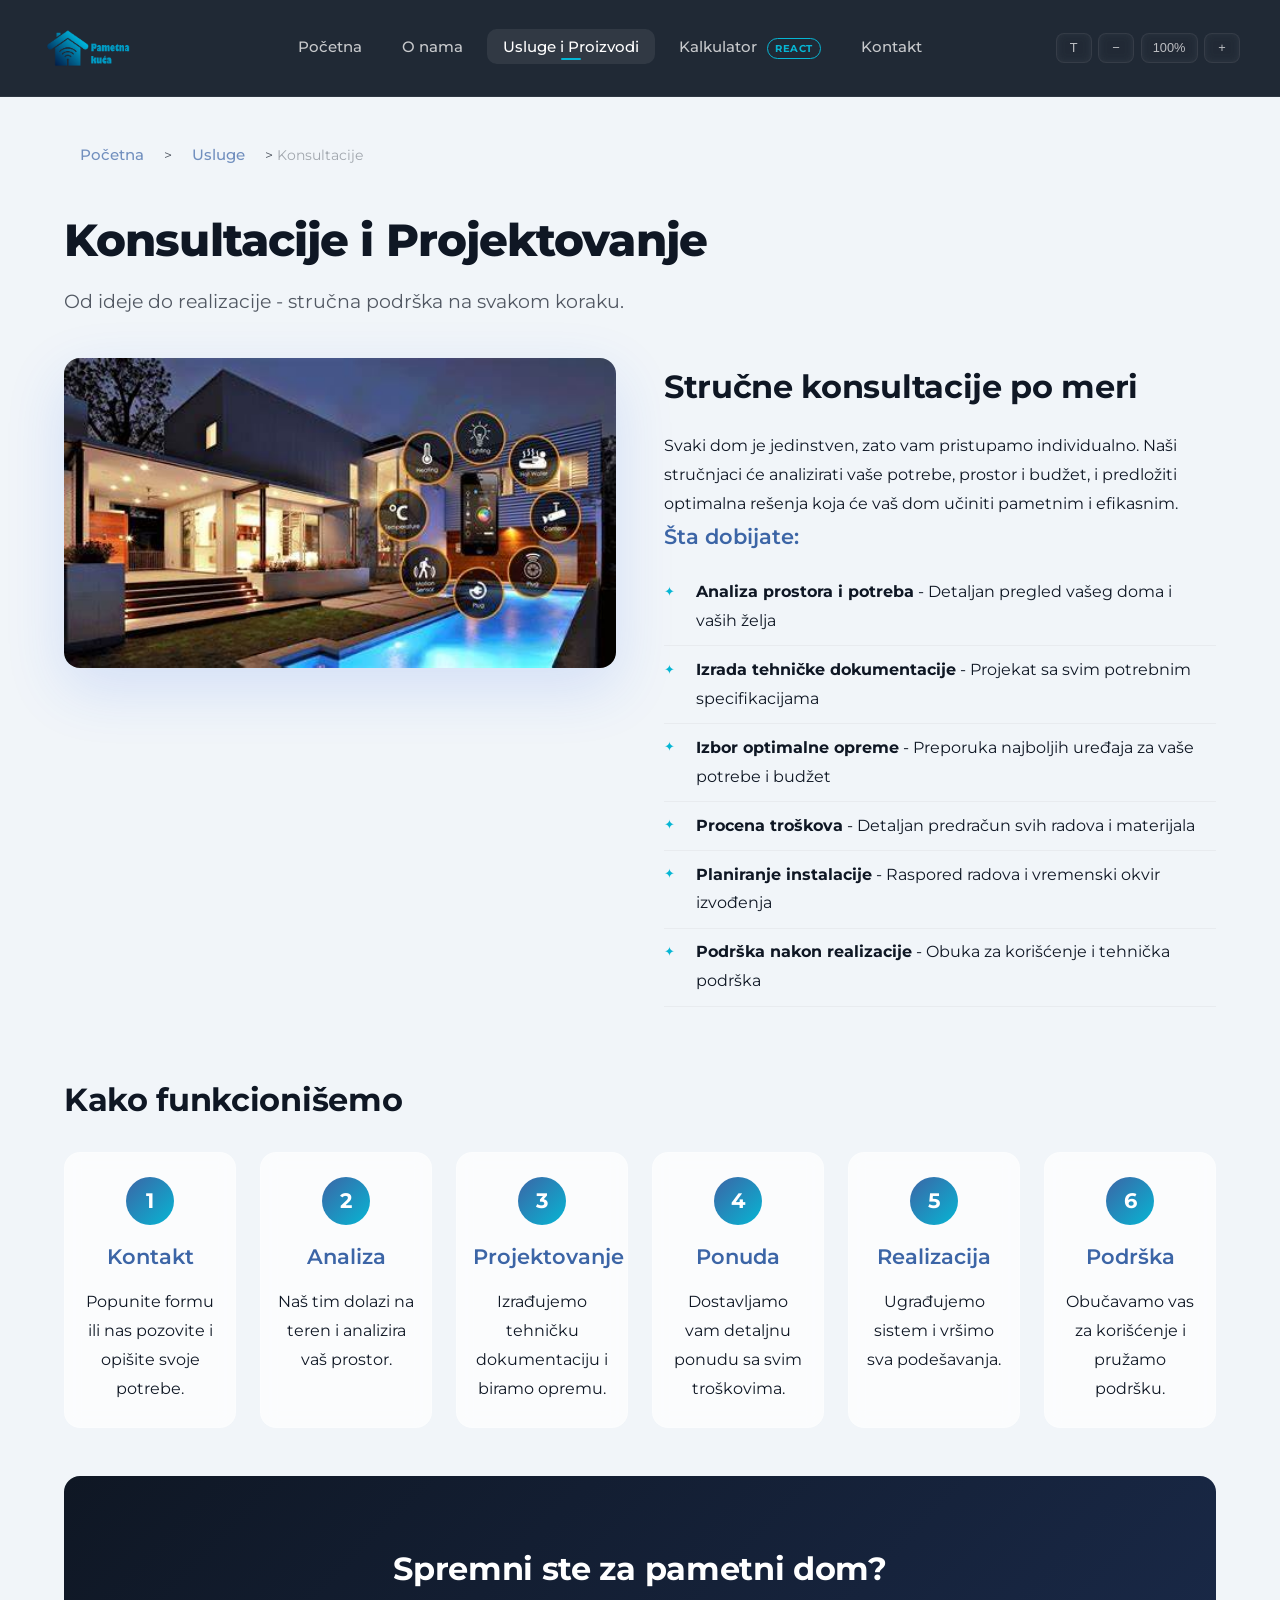
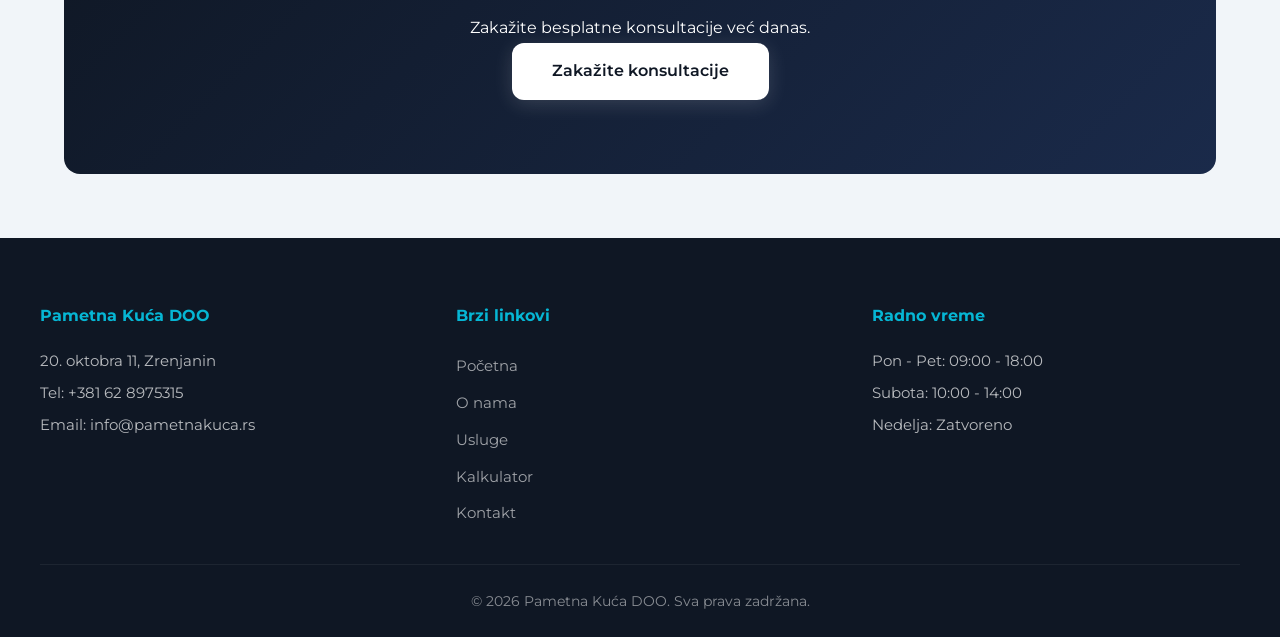
<file: usluge-konsultacije.html>
<!DOCTYPE html>
<html lang="sr">
<head>
    <meta charset="UTF-8">
    <meta name="viewport" content="width=device-width, initial-scale=1.0">
    <meta name="description" content="Stručne konsultacije i projektovanje pametnih sistema - analiza potreba, izrada dokumentacije i izbor opreme.">
    <meta name="keywords" content="konsultacije, projektovanje, smart home, analiza, tehnicka dokumentacija, savetovanje">
    <title>Konsultacije | Pametna Kuća</title>
    <link rel="stylesheet" href="css/stil.css">
    <link rel="icon" href="assets/slike/logo.png" type="image/png">
</head>
<body>

    <header>
        <div class="zaglavlje-kontejner">
            <a href="index.html" class="logo-link">
                <img src="assets/slike/logo.png" alt="Pametna Kuća Logo" height="50">
            </a>
            <nav>
                <ul>
                    <li><a href="index.html">Početna</a></li>
                    <li><a href="o-nama.html">O nama</a></li>
                    <li class="padajuci-meni">
                        <a href="usluge.html" class="active">Usluge i Proizvodi</a>
                        <div class="padajuci-sadrzaj">
                            <a href="usluge-rasveta.html">Pametna Rasveta</a>
                            <a href="usluge-bezbednost.html">Bezbednost</a>
                            <a href="usluge-klima.html">Klimatizacija</a>
                            <a href="usluge-roletne.html">Automatizacija roletni</a>
                            <a href="usluge-konsultacije.html">Konsultacije</a>
                        </div>
                    </li>
                    <li><a href="kalkulator.html">Kalkulator <span class="oznaka-reakt">React</span></a></li>
                    <li><a href="kontakt.html">Kontakt</a></li>
                </ul>
            </nav>
            <div class="kontrole-pristupacnosti">
                <button class="dugme-pristupacnost" onclick="promeniTemu()" aria-label="Promena teme">T</button>
                <button class="dugme-pristupacnost" onclick="zumiraj('out')" aria-label="Smanji zum">−</button>
                <button class="dugme-pristupacnost" onclick="resetujZoom()" aria-label="Resetuj zum">100%</button>
                <button class="dugme-pristupacnost" onclick="zumiraj('in')" aria-label="Povećaj zum">+</button>
            </div>
            <button class="hamburger" aria-label="Meni" aria-expanded="false">
                <span></span><span></span><span></span>
            </button>
        </div>
    </header>

    <main class="glavni-sadrzaj">
        <nav class="breadcrumb">
            <a href="index.html">Početna</a> &gt; 
            <a href="usluge.html">Usluge</a> &gt; 
            <span>Konsultacije</span>
        </nav>

        <h1>Konsultacije i Projektovanje</h1>
        <p class="podnaslov">Od ideje do realizacije - stručna podrška na svakom koraku.</p>

        <div class="usluga-detalji">
            <div class="usluga-slika">
                <img src="assets/slike/konstultacije.jpg" alt="Konsultacije">
            </div>
            <div class="usluga-tekst">
                <h2>Stručne konsultacije po meri</h2>
                <p>Svaki dom je jedinstven, zato vam pristupamo individualno. Naši stručnjaci će analizirati vaše potrebe, prostor i budžet, i predložiti optimalna rešenja koja će vaš dom učiniti pametnim i efikasnim.</p>
                
                <h3>Šta dobijate:</h3>
                <ul class="karakteristike-lista">
                    <li><strong>Analiza prostora i potreba</strong> - Detaljan pregled vašeg doma i vaših želja</li>
                    <li><strong>Izrada tehničke dokumentacije</strong> - Projekat sa svim potrebnim specifikacijama</li>
                    <li><strong>Izbor optimalne opreme</strong> - Preporuka najboljih uređaja za vaše potrebe i budžet</li>
                    <li><strong>Procena troškova</strong> - Detaljan predračun svih radova i materijala</li>
                    <li><strong>Planiranje instalacije</strong> - Raspored radova i vremenski okvir izvođenja</li>
                    <li><strong>Podrška nakon realizacije</strong> - Obuka za korišćenje i tehnička podrška</li>
                </ul>
            </div>
        </div>

        <section class="usluga-proces">
            <h2>Kako funkcionišemo</h2>
            <div class="proces-koraci">
                <div class="korak">
                    <div class="korak-broj">1</div>
                    <h3>Kontakt</h3>
                    <p>Popunite formu ili nas pozovite i opišite svoje potrebe.</p>
                </div>
                <div class="korak">
                    <div class="korak-broj">2</div>
                    <h3>Analiza</h3>
                    <p>Naš tim dolazi na teren i analizira vaš prostor.</p>
                </div>
                <div class="korak">
                    <div class="korak-broj">3</div>
                    <h3>Projektovanje</h3>
                    <p>Izrađujemo tehničku dokumentaciju i biramo opremu.</p>
                </div>
                <div class="korak">
                    <div class="korak-broj">4</div>
                    <h3>Ponuda</h3>
                    <p>Dostavljamo vam detaljnu ponudu sa svim troškovima.</p>
                </div>
                <div class="korak">
                    <div class="korak-broj">5</div>
                    <h3>Realizacija</h3>
                    <p>Ugrađujemo sistem i vršimo sva podešavanja.</p>
                </div>
                <div class="korak">
                    <div class="korak-broj">6</div>
                    <h3>Podrška</h3>
                    <p>Obučavamo vas za korišćenje i pružamo podršku.</p>
                </div>
            </div>
        </section>

        <section class="usluga-akcija">
            <h2>Spremni ste za pametni dom?</h2>
            <p>Zakažite besplatne konsultacije već danas.</p>
            <a href="kontakt.html" class="dugme-primarno">Zakažite konsultacije</a>
        </section>
    </main>

    <footer>
        <div class="footer-sadrzaj">
            <div>
                <h4>Pametna Kuća DOO</h4>
                <p>20. oktobra 11, Zrenjanin</p>
                <p>Tel: +381 62 8975315</p>
                <p>Email: info@pametnakuca.rs</p>
            </div>
            <div>
                <h4>Brzi linkovi</h4>
                <a href="index.html">Početna</a>
                <a href="o-nama.html">O nama</a>
                <a href="usluge.html">Usluge</a>
                <a href="kalkulator.html">Kalkulator</a>
                <a href="kontakt.html">Kontakt</a>
            </div>
            <div>
                <h4>Radno vreme</h4>
                <p>Pon - Pet: 09:00 - 18:00</p>
                <p>Subota: 10:00 - 14:00</p>
                <p>Nedelja: Zatvoreno</p>
            </div>
        </div>
        <p class="footer-copy">&copy; 2026 Pametna Kuća DOO. Sva prava zadržana.</p>
    </footer>

    <script src="js/glavni.js"></script>
</body>
</html>
</file>
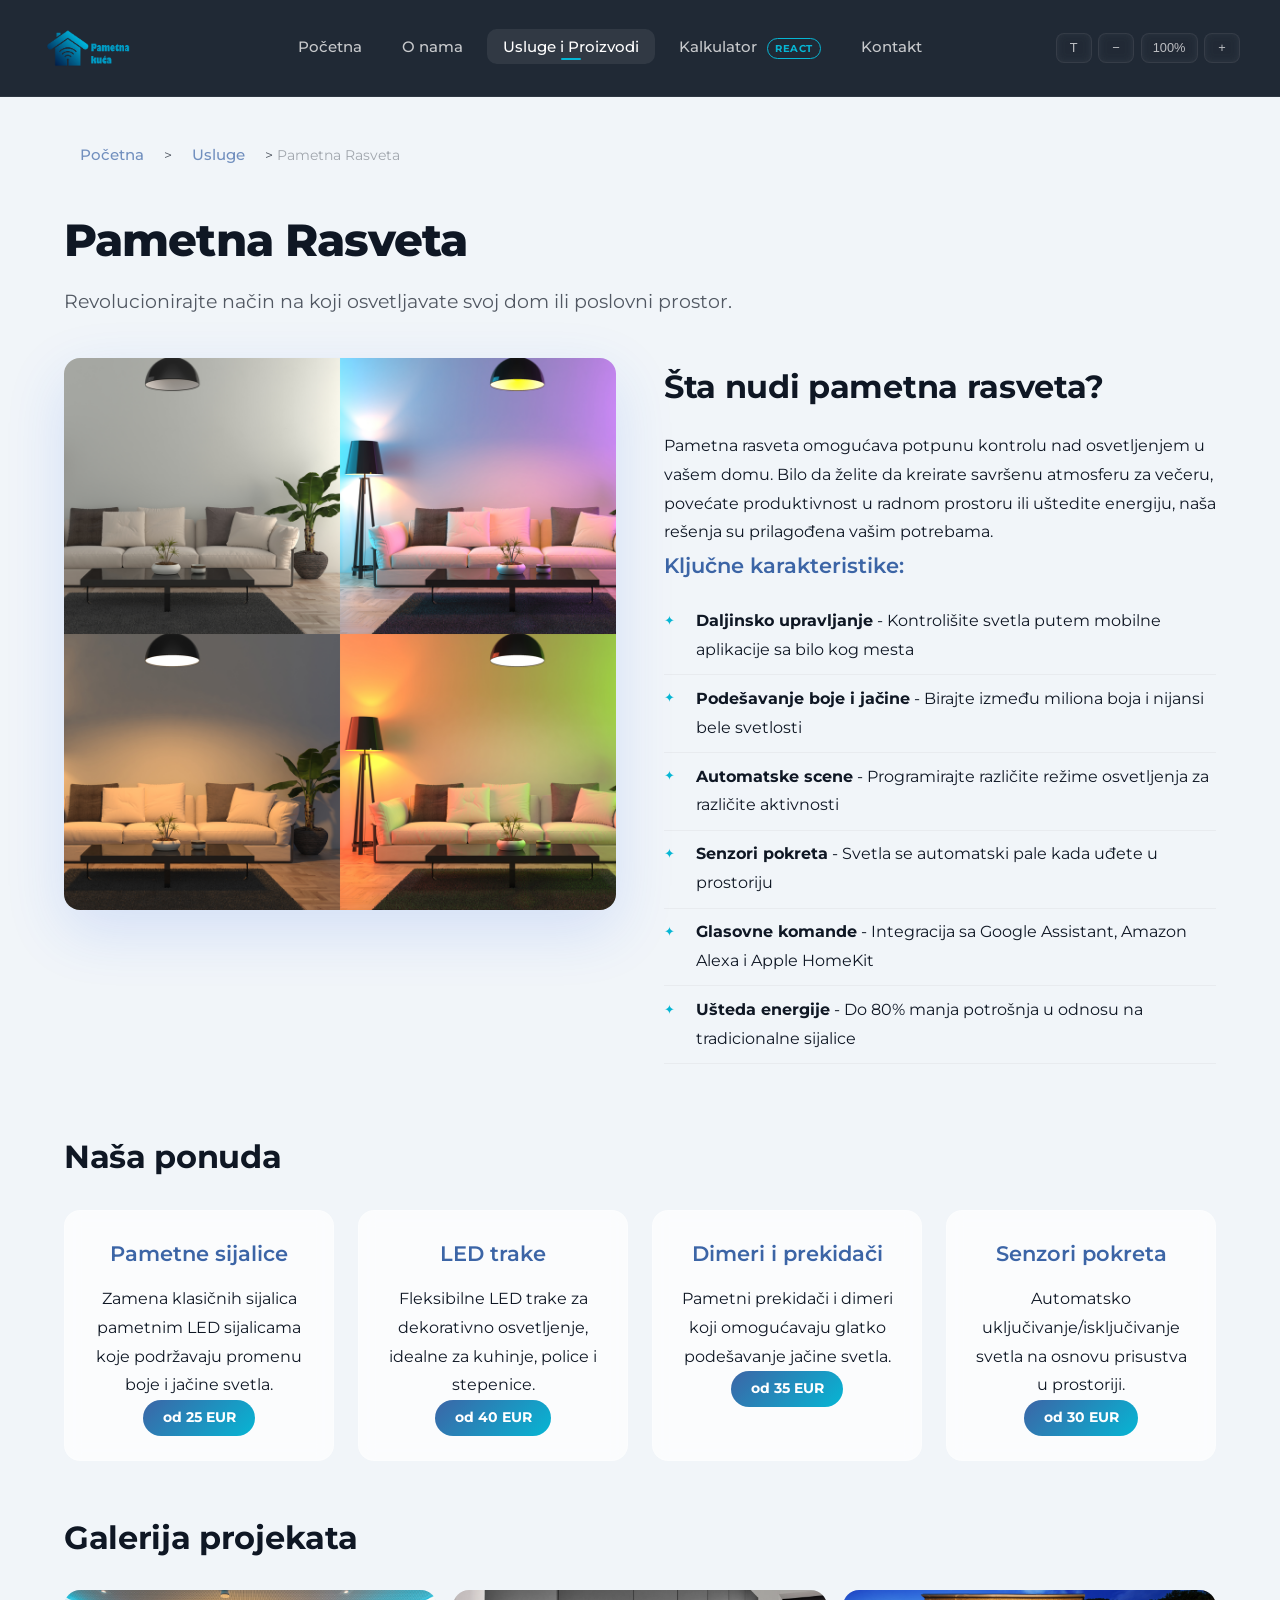
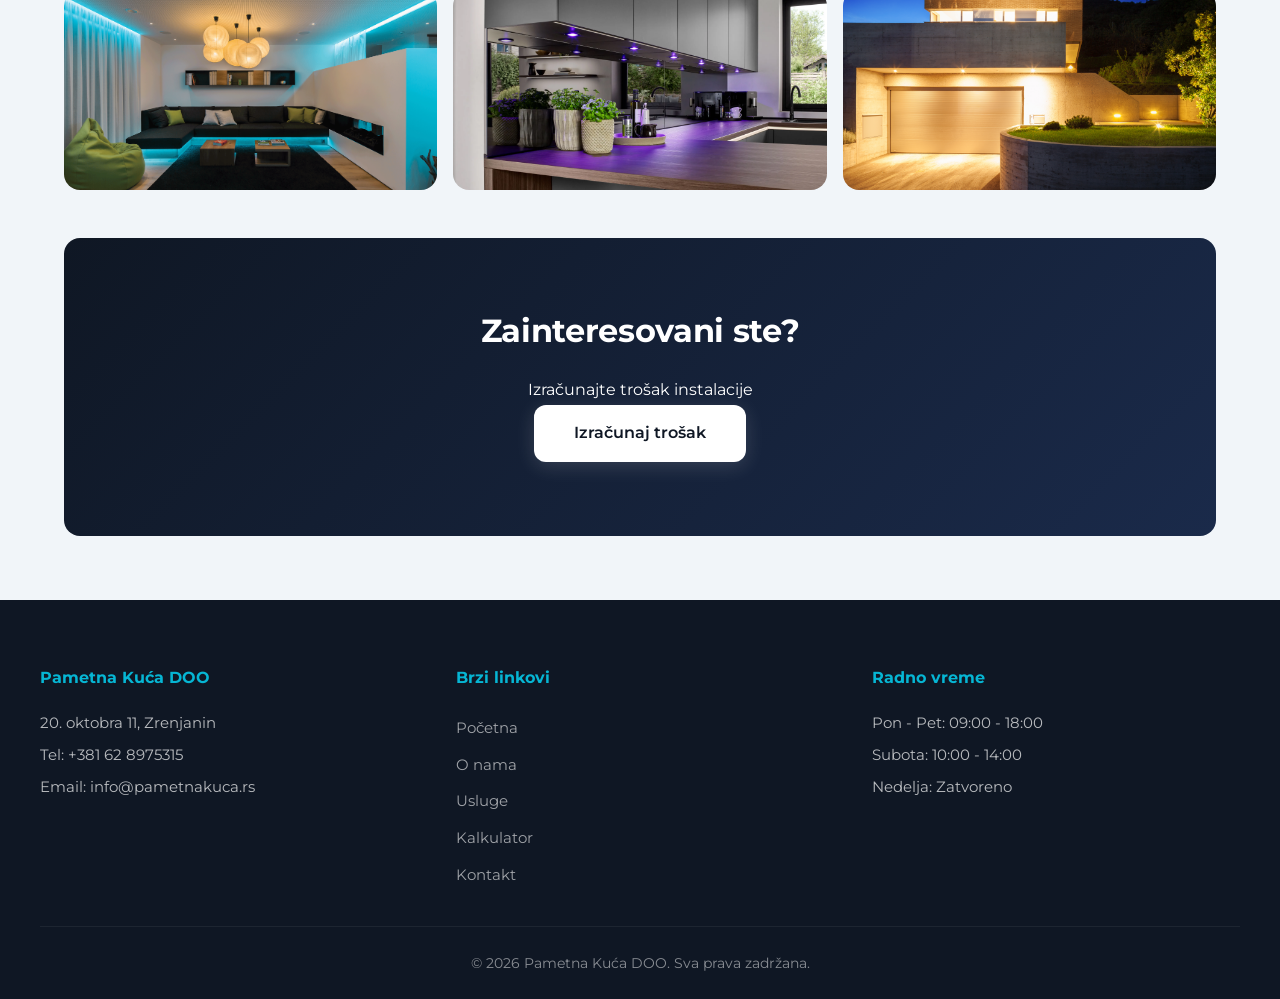
<file: usluge-rasveta.html>
<!DOCTYPE html>
<html lang="sr">
<head>
    <meta charset="UTF-8">
    <meta name="viewport" content="width=device-width, initial-scale=1.0">
    <meta name="description" content="Pametna rasveta - profesionalna ugradnja pametnih sistema osvetljenja, dimera, senzora i upravljanja bojom.">
    <meta name="keywords" content="pametna rasveta, pametne sijalice, dimeri, senzori pokreta, led trake, smart lighting">
    <title>Pametna Rasveta | Pametna Kuća</title>
    <link rel="stylesheet" href="css/stil.css">
    <link rel="icon" href="assets/slike/logo.png" type="image/png">
</head>
<body>

    <header>
        <div class="zaglavlje-kontejner">
            <a href="index.html" class="logo-link">
                <img src="assets/slike/logo.png" alt="Pametna Kuća Logo" height="50">
            </a>
            <nav>
                <ul>
                    <li><a href="index.html">Početna</a></li>
                    <li><a href="o-nama.html">O nama</a></li>
                    <li class="padajuci-meni">
                        <a href="usluge.html" class="active">Usluge i Proizvodi</a>
                        <div class="padajuci-sadrzaj">
                            <a href="usluge-rasveta.html">Pametna Rasveta</a>
                            <a href="usluge-bezbednost.html">Bezbednost</a>
                            <a href="usluge-klima.html">Klimatizacija</a>
                            <a href="usluge-roletne.html">Automatizacija roletni</a>
                            <a href="usluge-konsultacije.html">Konsultacije</a>
                        </div>
                    </li>
                    <li><a href="kalkulator.html">Kalkulator <span class="oznaka-reakt">React</span></a></li>
                    <li><a href="kontakt.html">Kontakt</a></li>
                </ul>
            </nav>
            <div class="kontrole-pristupacnosti">
                <button class="dugme-pristupacnost" onclick="promeniTemu()" aria-label="Promena teme">T</button>
                <button class="dugme-pristupacnost" onclick="zumiraj('out')" aria-label="Smanji zum">−</button>
                <button class="dugme-pristupacnost" onclick="resetujZoom()" aria-label="Resetuj zum">100%</button>
                <button class="dugme-pristupacnost" onclick="zumiraj('in')" aria-label="Povećaj zum">+</button>
            </div>
            <button class="hamburger" aria-label="Meni" aria-expanded="false">
                <span></span><span></span><span></span>
            </button>
        </div>
    </header>

    <main class="glavni-sadrzaj">
        <nav class="breadcrumb">
            <a href="index.html">Početna</a> &gt; 
            <a href="usluge.html">Usluge</a> &gt; 
            <span>Pametna Rasveta</span>
        </nav>

        <h1>Pametna Rasveta</h1>
        <p class="podnaslov">Revolucionirajte način na koji osvetljavate svoj dom ili poslovni prostor.</p>

        <div class="usluga-detalji">
            <div class="usluga-slika">
                <img src="assets/slike/rasveta.png" alt="Pametna rasveta">
            </div>
            <div class="usluga-tekst">
                <h2>Šta nudi pametna rasveta?</h2>
                <p>Pametna rasveta omogućava potpunu kontrolu nad osvetljenjem u vašem domu. Bilo da želite da kreirate savršenu atmosferu za večeru, povećate produktivnost u radnom prostoru ili uštedite energiju, naša rešenja su prilagođena vašim potrebama.</p>
                
                <h3>Ključne karakteristike:</h3>
                <ul class="karakteristike-lista">
                    <li><strong>Daljinsko upravljanje</strong> - Kontrolišite svetla putem mobilne aplikacije sa bilo kog mesta</li>
                    <li><strong>Podešavanje boje i jačine</strong> - Birajte između miliona boja i nijansi bele svetlosti</li>
                    <li><strong>Automatske scene</strong> - Programirajte različite režime osvetljenja za različite aktivnosti</li>
                    <li><strong>Senzori pokreta</strong> - Svetla se automatski pale kada uđete u prostoriju</li>
                    <li><strong>Glasovne komande</strong> - Integracija sa Google Assistant, Amazon Alexa i Apple HomeKit</li>
                    <li><strong>Ušteda energije</strong> - Do 80% manja potrošnja u odnosu na tradicionalne sijalice</li>
                </ul>
            </div>
        </div>

        <section class="usluga-ponuda">
            <h2>Naša ponuda</h2>
            <div class="ponuda-mreza">
                <div class="ponuda-kartica">
                    <h3>Pametne sijalice</h3>
                    <p>Zamena klasičnih sijalica pametnim LED sijalicama koje podržavaju promenu boje i jačine svetla.</p>
                    <span class="cena">od 25 EUR</span>
                </div>
                <div class="ponuda-kartica">
                    <h3>LED trake</h3>
                    <p>Fleksibilne LED trake za dekorativno osvetljenje, idealne za kuhinje, police i stepenice.</p>
                    <span class="cena">od 40 EUR</span>
                </div>
                <div class="ponuda-kartica">
                    <h3>Dimeri i prekidači</h3>
                    <p>Pametni prekidači i dimeri koji omogućavaju glatko podešavanje jačine svetla.</p>
                    <span class="cena">od 35 EUR</span>
                </div>
                <div class="ponuda-kartica">
                    <h3>Senzori pokreta</h3>
                    <p>Automatsko uključivanje/isključivanje svetla na osnovu prisustva u prostoriji.</p>
                    <span class="cena">od 30 EUR</span>
                </div>
            </div>
        </section>

        <section class="usluga-galerija">
            <h2>Galerija projekata</h2>
            <div class="galerija-mreza">
                <img src="assets/slike/svetlo_soba.png" alt="Pametna rasveta u dnevnoj sobi">
                <img src="assets/slike/svetlo_kuhinja.webp" alt="LED trake u kuhinji">
                <img src="assets/slike/svetlo_napolju.png" alt="Spoljna rasveta">
            </div>
        </section>

        <section class="usluga-akcija">
            <h2>Zainteresovani ste?</h2>
            <p>Izračunajte trošak instalacije</p>
            <a href="kalkulator.html" class="dugme-primarno">Izračunaj trošak</a>
        </section>
    </main>

    <footer>
        <div class="footer-sadrzaj">
            <div>
                <h4>Pametna Kuća DOO</h4>
                <p>20. oktobra 11, Zrenjanin</p>
                <p>Tel: +381 62 8975315</p>
                <p>Email: info@pametnakuca.rs</p>
            </div>
            <div>
                <h4>Brzi linkovi</h4>
                <a href="index.html">Početna</a>
                <a href="o-nama.html">O nama</a>
                <a href="usluge.html">Usluge</a>
                <a href="kalkulator.html">Kalkulator</a>
                <a href="kontakt.html">Kontakt</a>
            </div>
            <div>
                <h4>Radno vreme</h4>
                <p>Pon - Pet: 09:00 - 18:00</p>
                <p>Subota: 10:00 - 14:00</p>
                <p>Nedelja: Zatvoreno</p>
            </div>
        </div>
        <p class="footer-copy">&copy; 2026 Pametna Kuća DOO. Sva prava zadržana.</p>
    </footer>

    <script src="js/glavni.js"></script>
</body>
</html>
</file>
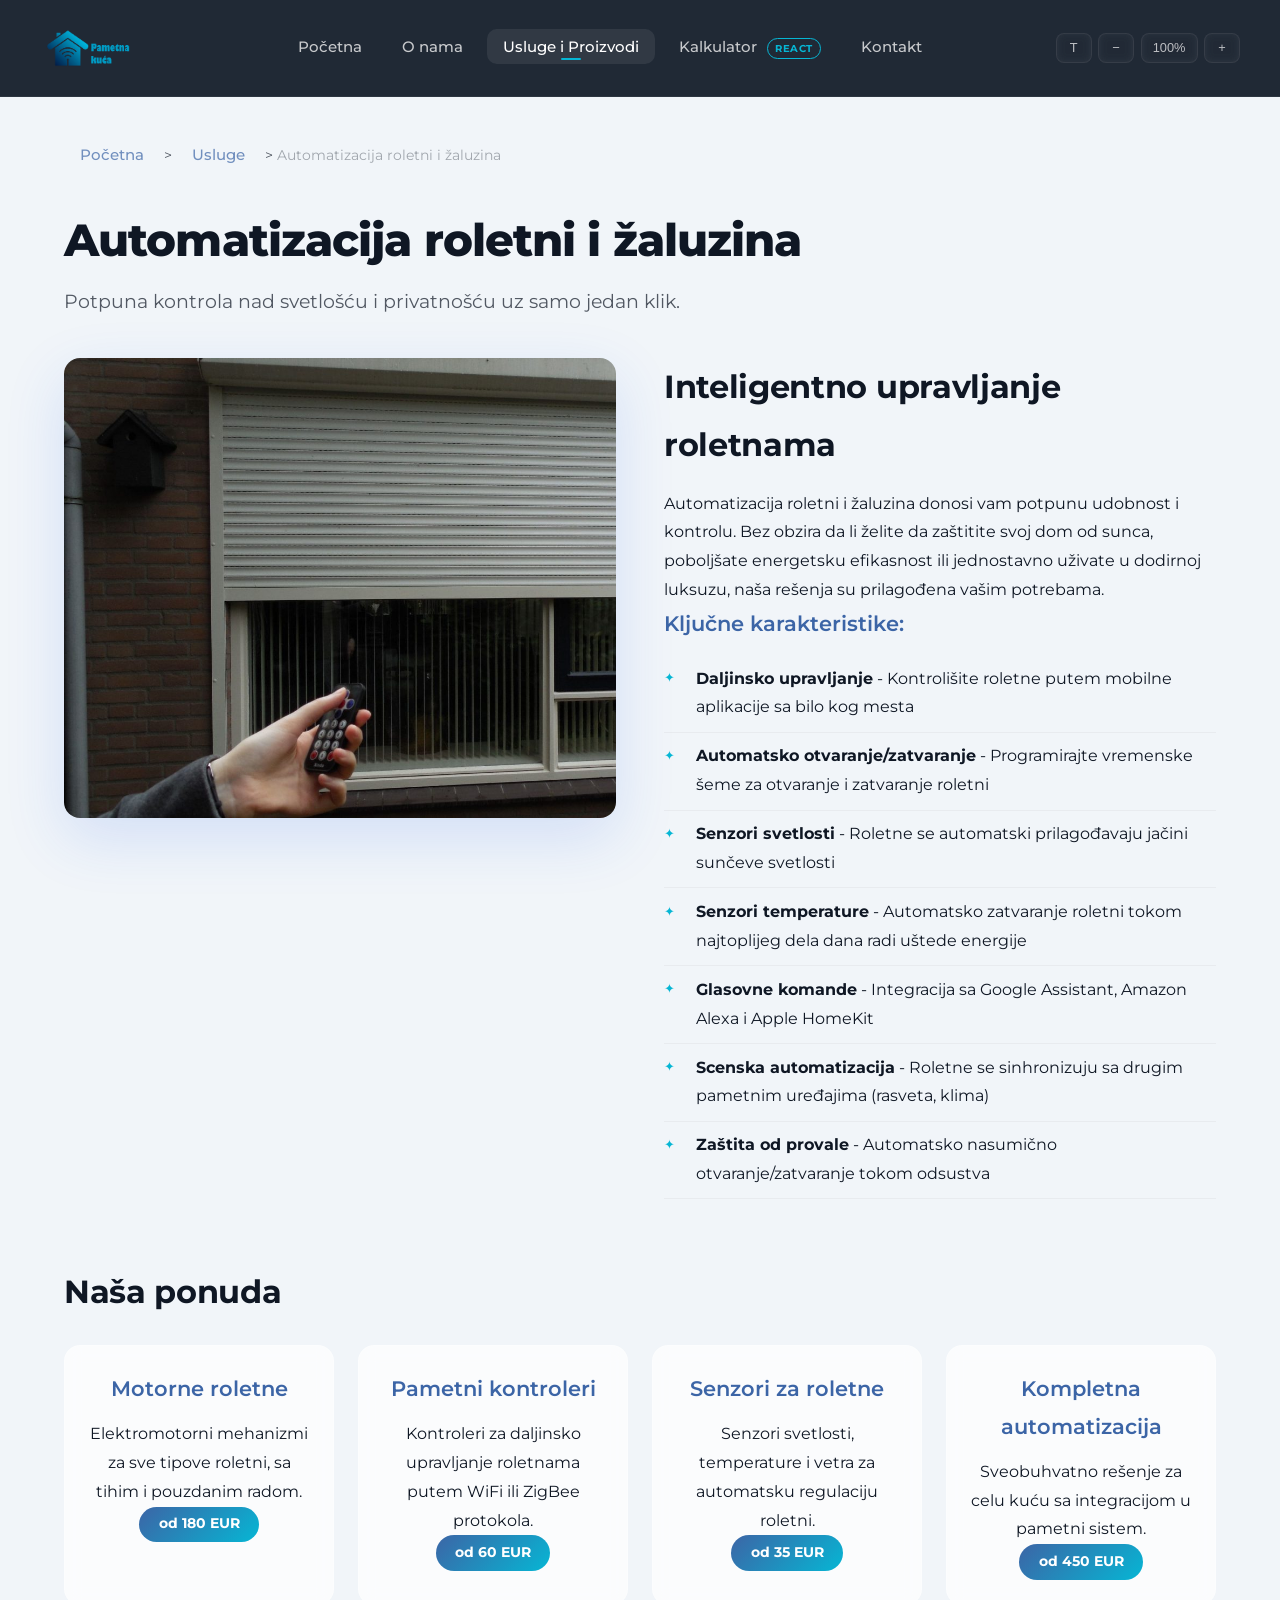
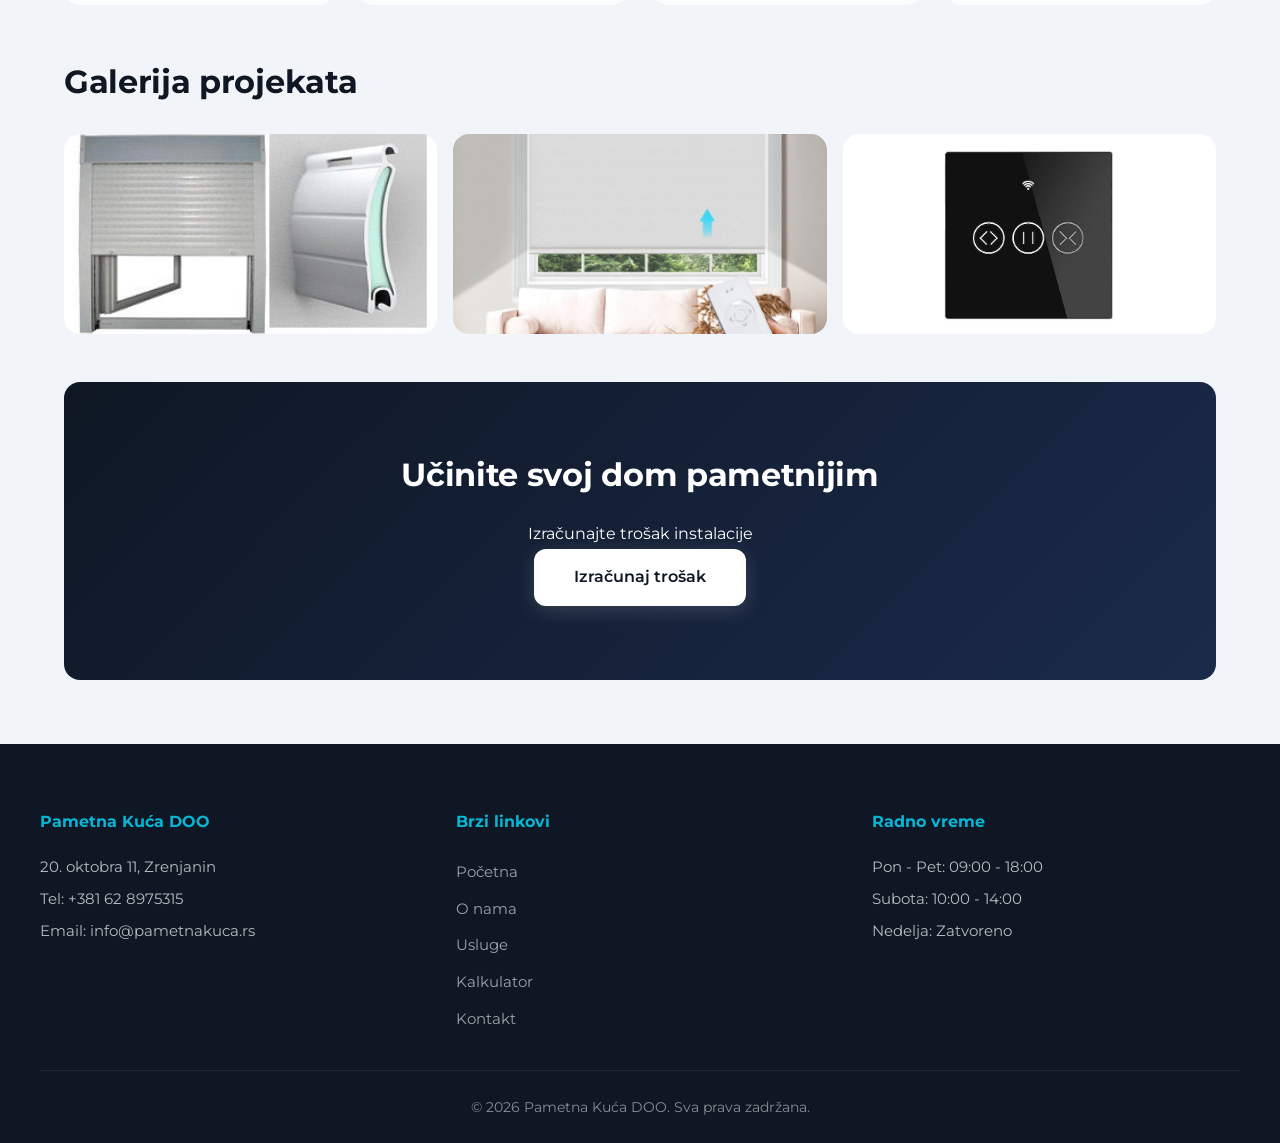
<file: usluge-roletne.html>
<!DOCTYPE html>
<html lang="sr">
<head>
    <meta charset="UTF-8">
    <meta name="viewport" content="width=device-width, initial-scale=1.0">
    <meta name="description" content="Automatizacija roletni i žaluzina - daljinsko upravljanje, automatsko otvaranje/zatvaranje, integracija sa senzorima i pametnim sistemima.">
    <meta name="keywords" content="automatizacija roletni, pametne roletne, motorne roletne, žaluzine, smart blinds, daljinsko upravljanje">
    <title>Automatizacija roletni | Pametna Kuća</title>
    <link rel="stylesheet" href="css/stil.css">
    <link rel="icon" href="assets/slike/logo.png" type="image/png">
</head>
<body>

    <header>
        <div class="zaglavlje-kontejner">
            <a href="index.html" class="logo-link">
                <img src="assets/slike/logo.png" alt="Pametna Kuća Logo" height="50">
            </a>
            <nav>
                <ul>
                    <li><a href="index.html">Početna</a></li>
                    <li><a href="o-nama.html">O nama</a></li>
                    <li class="padajuci-meni">
                        <a href="usluge.html" class="active">Usluge i Proizvodi</a>
                        <div class="padajuci-sadrzaj">
                            <a href="usluge-rasveta.html">Pametna Rasveta</a>
                            <a href="usluge-bezbednost.html">Bezbednost</a>
                            <a href="usluge-klima.html">Klimatizacija</a>
                            <a href="usluge-roletne.html">Automatizacija roletni</a>
                            <a href="usluge-konsultacije.html">Konsultacije</a>
                        </div>
                    </li>
                    <li><a href="kalkulator.html">Kalkulator <span class="oznaka-reakt">React</span></a></li>
                    <li><a href="kontakt.html">Kontakt</a></li>
                </ul>
            </nav>
            <div class="kontrole-pristupacnosti">
                <button class="dugme-pristupacnost" onclick="promeniTemu()" aria-label="Promena teme">T</button>
                <button class="dugme-pristupacnost" onclick="zumiraj('out')" aria-label="Smanji zum">−</button>
                <button class="dugme-pristupacnost" onclick="resetujZoom()" aria-label="Resetuj zum">100%</button>
                <button class="dugme-pristupacnost" onclick="zumiraj('in')" aria-label="Povećaj zum">+</button>
            </div>
            <button class="hamburger" aria-label="Meni" aria-expanded="false">
                <span></span><span></span><span></span>
            </button>
        </div>
    </header>

    <main class="glavni-sadrzaj">
        <nav class="breadcrumb">
            <a href="index.html">Početna</a> &gt; 
            <a href="usluge.html">Usluge</a> &gt; 
            <span>Automatizacija roletni i žaluzina</span>
        </nav>

        <h1>Automatizacija roletni i žaluzina</h1>
        <p class="podnaslov">Potpuna kontrola nad svetlošću i privatnošću uz samo jedan klik.</p>

        <div class="usluga-detalji">
            <div class="usluga-slika">
                <img src="assets/slike/roletne.jpg" alt="Automatizacija roletni">
            </div>
            <div class="usluga-tekst">
                <h2>Inteligentno upravljanje roletnama</h2>
                <p>Automatizacija roletni i žaluzina donosi vam potpunu udobnost i kontrolu. Bez obzira da li želite da zaštitite svoj dom od sunca, poboljšate energetsku efikasnost ili jednostavno uživate u dodirnoj luksuzu, naša rešenja su prilagođena vašim potrebama.</p>
                
                <h3>Ključne karakteristike:</h3>
                <ul class="karakteristike-lista">
                    <li><strong>Daljinsko upravljanje</strong> - Kontrolišite roletne putem mobilne aplikacije sa bilo kog mesta</li>
                    <li><strong>Automatsko otvaranje/zatvaranje</strong> - Programirajte vremenske šeme za otvaranje i zatvaranje roletni</li>
                    <li><strong>Senzori svetlosti</strong> - Roletne se automatski prilagođavaju jačini sunčeve svetlosti</li>
                    <li><strong>Senzori temperature</strong> - Automatsko zatvaranje roletni tokom najtoplijeg dela dana radi uštede energije</li>
                    <li><strong>Glasovne komande</strong> - Integracija sa Google Assistant, Amazon Alexa i Apple HomeKit</li>
                    <li><strong>Scenska automatizacija</strong> - Roletne se sinhronizuju sa drugim pametnim uređajima (rasveta, klima)</li>
                    <li><strong>Zaštita od provale</strong> - Automatsko nasumično otvaranje/zatvaranje tokom odsustva</li>
                </ul>
            </div>
        </div>

        <section class="usluga-ponuda">
            <h2>Naša ponuda</h2>
            <div class="ponuda-mreza">
                <div class="ponuda-kartica">
                    <h3>Motorne roletne</h3>
                    <p>Elektromotorni mehanizmi za sve tipove roletni, sa tihim i pouzdanim radom.</p>
                    <span class="cena">od 180 EUR</span>
                </div>
                <div class="ponuda-kartica">
                    <h3>Pametni kontroleri</h3>
                    <p>Kontroleri za daljinsko upravljanje roletnama putem WiFi ili ZigBee protokola.</p>
                    <span class="cena">od 60 EUR</span>
                </div>
                <div class="ponuda-kartica">
                    <h3>Senzori za roletne</h3>
                    <p>Senzori svetlosti, temperature i vetra za automatsku regulaciju roletni.</p>
                    <span class="cena">od 35 EUR</span>
                </div>
                <div class="ponuda-kartica">
                    <h3>Kompletna automatizacija</h3>
                    <p>Sveobuhvatno rešenje za celu kuću sa integracijom u pametni sistem.</p>
                    <span class="cena">od 450 EUR</span>
                </div>
            </div>
        </section>

        <section class="usluga-galerija">
            <h2>Galerija projekata</h2>
            <div class="galerija-mreza">
                <img src="assets/slike/mototrne_roletne.jpg" alt="Motorne roletne">
                <img src="assets/slike/žaluzine.jpg" alt="Pametne žaluzine">
                <img src="assets/slike/kontroler_roletne.jpg" alt="Kontroler za roletne">
            </div>
        </section>

        <section class="usluga-akcija">
            <h2>Učinite svoj dom pametnijim</h2>
            <p>Izračunajte trošak instalacije</p>
            <a href="kalkulator.html" class="dugme-primarno">Izračunaj trošak</a>
        </section>
    </main>

    <footer>
        <div class="footer-sadrzaj">
            <div>
                <h4>Pametna Kuća DOO</h4>
                <p>20. oktobra 11, Zrenjanin</p>
                <p>Tel: +381 62 8975315</p>
                <p>Email: info@pametnakuca.rs</p>
            </div>
            <div>
                <h4>Brzi linkovi</h4>
                <a href="index.html">Početna</a>
                <a href="o-nama.html">O nama</a>
                <a href="usluge.html">Usluge</a>
                <a href="kalkulator.html">Kalkulator</a>
                <a href="kontakt.html">Kontakt</a>
            </div>
            <div>
                <h4>Radno vreme</h4>
                <p>Pon - Pet: 09:00 - 18:00</p>
                <p>Subota: 10:00 - 14:00</p>
                <p>Nedelja: Zatvoreno</p>
            </div>
        </div>
        <p class="footer-copy">&copy; 2026 Pametna Kuća DOO. Sva prava zadržana.</p>
    </footer>

    <script src="js/glavni.js"></script>
</body>
</html>
</file>
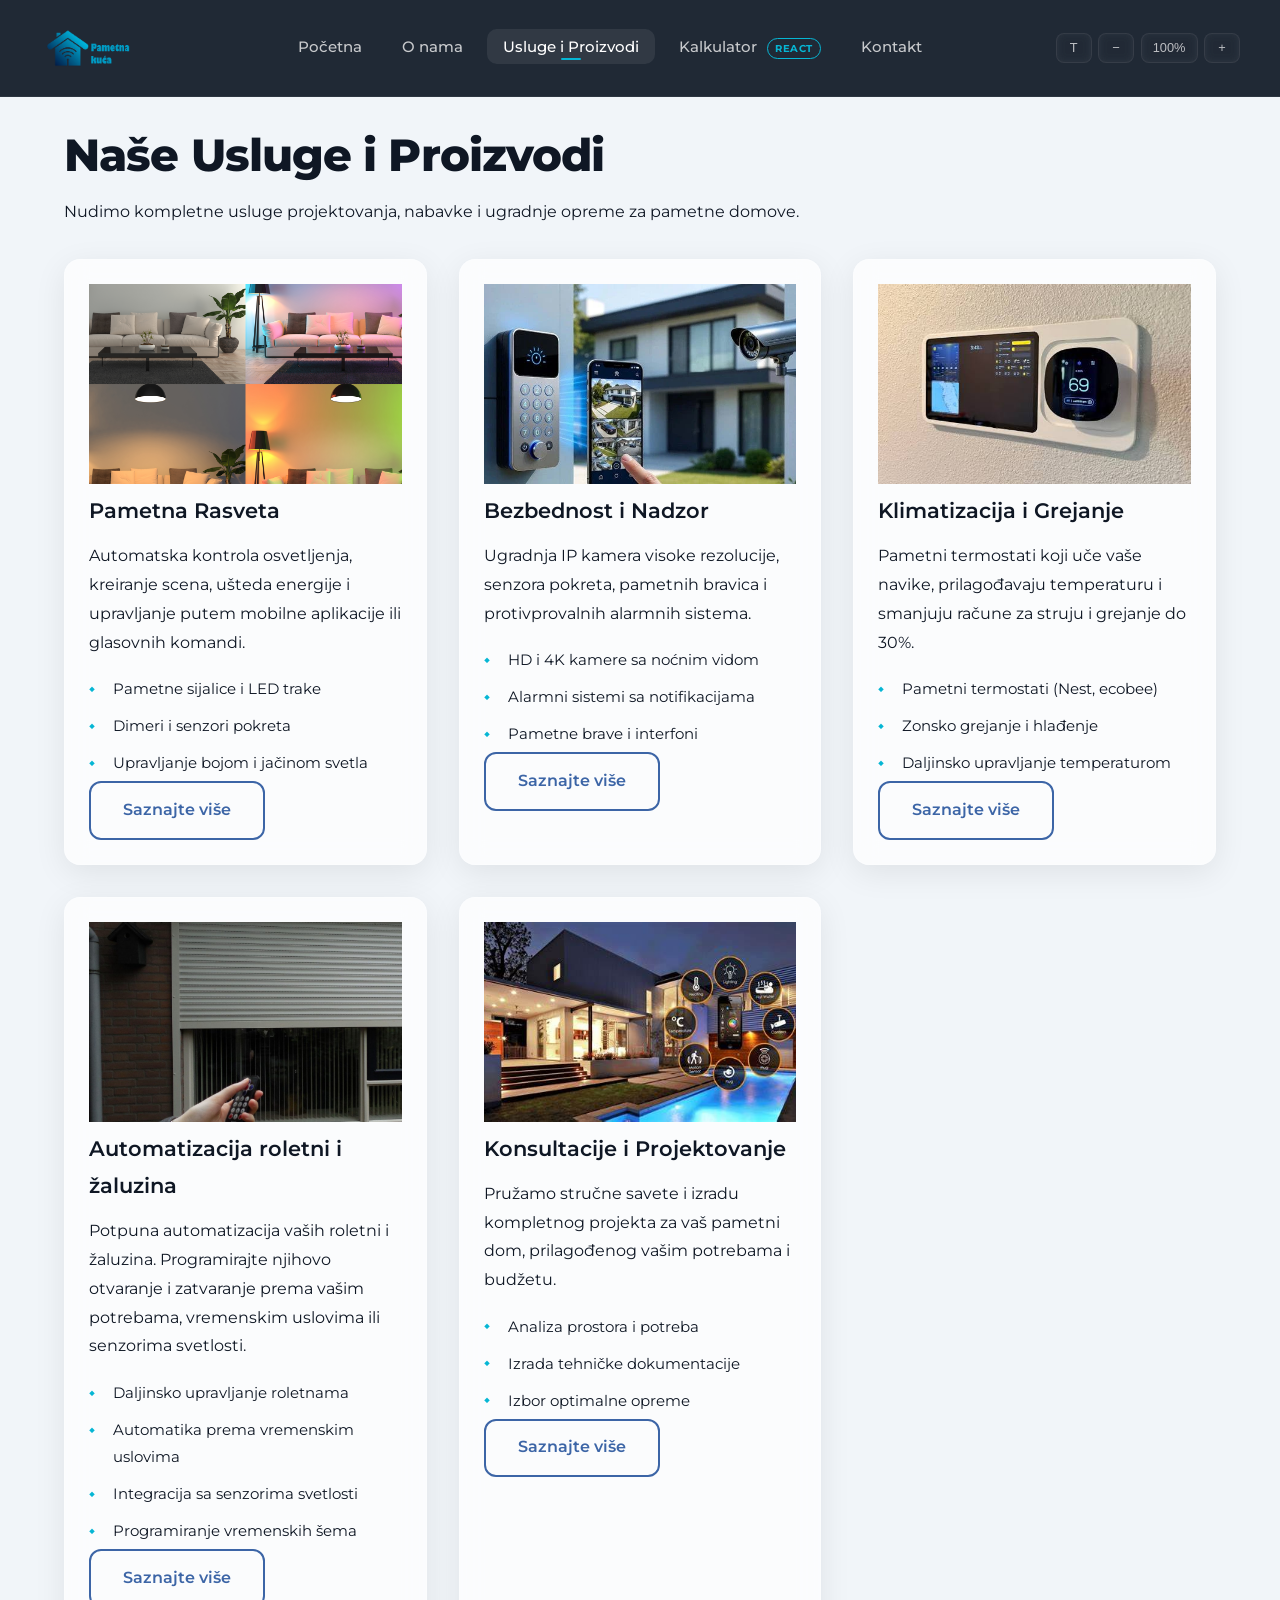
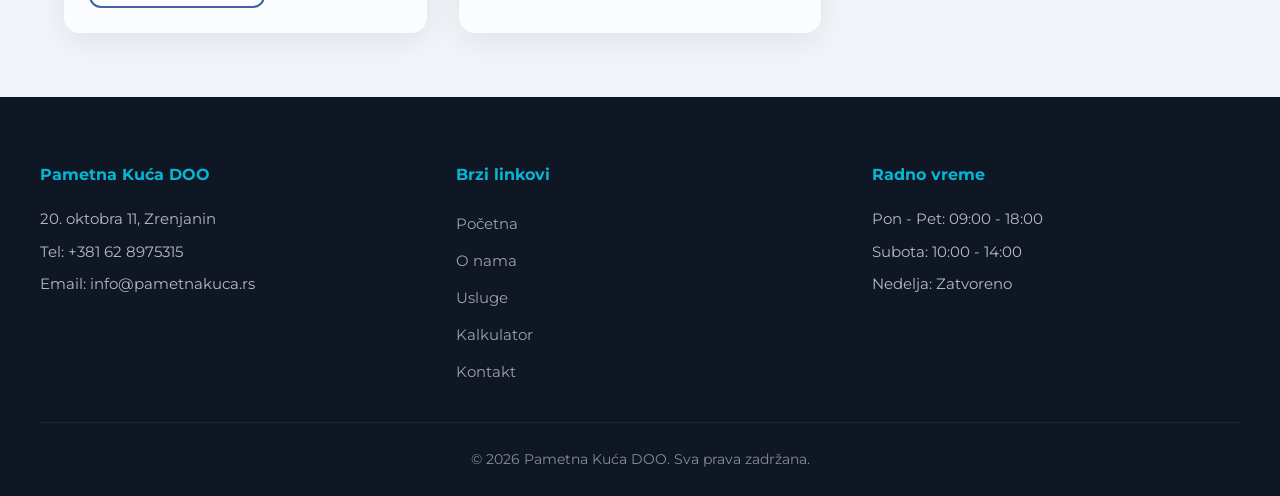
<file: usluge.html>
<!DOCTYPE html>
<html lang="sr">
<head>
    <meta charset="UTF-8">
    <meta name="viewport" content="width=device-width, initial-scale=1.0">
    <meta name="description" content="Pregled usluga i opreme za pametne kuće: rasveta, alarmi, video nadzor, termostati, automatizacija roletni, konsultacije.">
    <meta name="keywords" content="pametna rasveta, video nadzor, alarmi, termostati, smart home usluge, automatizacija roletni, konsultacije, beograd">
    <title>Usluge i Proizvodi | Pametna Kuća</title>
    <link rel="stylesheet" href="css/stil.css">
    <link rel="icon" href="assets/slike/logo.png" type="image/png">
</head>
<body>

    <header>
        <div class="zaglavlje-kontejner">
            <a href="index.html" class="logo-link">
                <img src="assets/slike/logo.png" alt="Pametna Kuća Logo" height="50">
            </a>
            <nav>
                <ul>
                    <li><a href="index.html">Početna</a></li>
                    <li><a href="o-nama.html">O nama</a></li>
                    <li class="padajuci-meni">
                        <a href="usluge.html" class="active">Usluge i Proizvodi</a>
                        <div class="padajuci-sadrzaj">
                            <a href="usluge-rasveta.html">Pametna Rasveta</a>
                            <a href="usluge-bezbednost.html">Bezbednost</a>
                            <a href="usluge-klima.html">Klimatizacija</a>
                            <a href="usluge-roletne.html">Automatizacija roletni</a>
                            <a href="usluge-konsultacije.html">Konsultacije</a>
                        </div>
                    </li>
                    <li><a href="kalkulator.html">Kalkulator <span class="oznaka-reakt">React</span></a></li>
                    <li><a href="kontakt.html">Kontakt</a></li>
                </ul>
            </nav>
            <div class="kontrole-pristupacnosti">
                <button class="dugme-pristupacnost" onclick="promeniTemu()" aria-label="Promena teme">T</button>
                <button class="dugme-pristupacnost" onclick="zumiraj('out')" aria-label="Smanji zum">−</button>
                <button class="dugme-pristupacnost" onclick="resetujZoom()" aria-label="Resetuj zum">100%</button>
                <button class="dugme-pristupacnost" onclick="zumiraj('in')" aria-label="Povećaj zum">+</button>
            </div>
            <button class="hamburger" aria-label="Meni" aria-expanded="false">
                <span></span><span></span><span></span>
            </button>
        </div>
    </header>

    <main class="glavni-sadrzaj">
        <h1>Naše Usluge i Proizvodi</h1>
        <p>Nudimo kompletne usluge projektovanja, nabavke i ugradnje opreme za pametne domove.</p>

        <div class="mreza-usluga">
            <div class="kartica" id="rasveta">
                <div class="kartica-sadrzaj">
                    <img src="assets/slike/rasveta.png" alt="Pametna rasveta">
                    <h3>Pametna Rasveta</h3>
                    <p>Automatska kontrola osvetljenja, kreiranje scena, ušteda energije i upravljanje putem mobilne aplikacije ili glasovnih komandi.</p>
                    <ul class="kartica-lista">
                        <li>Pametne sijalice i LED trake</li>
                        <li>Dimeri i senzori pokreta</li>
                        <li>Upravljanje bojom i jačinom svetla</li>
                    </ul>
                    <a href="usluge-rasveta.html" class="dugme-sekundarno">Saznajte više</a>
                </div>
            </div>

            <div class="kartica" id="bezbednost">
                <div class="kartica-sadrzaj">
                    <img src="assets/slike/bezbednost.webp" alt="Bezbednost i nadzor">
                    <h3>Bezbednost i Nadzor</h3>
                    <p>Ugradnja IP kamera visoke rezolucije, senzora pokreta, pametnih bravica i protivprovalnih alarmnih sistema.</p>
                    <ul class="kartica-lista">
                        <li>HD i 4K kamere sa noćnim vidom</li>
                        <li>Alarmni sistemi sa notifikacijama</li>
                        <li>Pametne brave i interfoni</li>
                    </ul>
                    <a href="usluge-bezbednost.html" class="dugme-sekundarno">Saznajte više</a>
                </div>
            </div>

            <div class="kartica" id="klima">
                <div class="kartica-sadrzaj">
                    <img src="assets/slike/grejanje.jfif" alt="Klimatizacija i grejanje">
                    <h3>Klimatizacija i Grejanje</h3>
                    <p>Pametni termostati koji uče vaše navike, prilagođavaju temperaturu i smanjuju račune za struju i grejanje do 30%.</p>
                    <ul class="kartica-lista">
                        <li>Pametni termostati (Nest, ecobee)</li>
                        <li>Zonsko grejanje i hlađenje</li>
                        <li>Daljinsko upravljanje temperaturom</li>
                    </ul>
                    <a href="usluge-klima.html" class="dugme-sekundarno">Saznajte više</a>
                </div>
            </div>

            <div class="kartica" id="roletne">
                <div class="kartica-sadrzaj">
                    <img src="assets/slike/roletne.jpg" alt="Automatizacija roletni i žaluzina">
                    <h3>Automatizacija roletni i žaluzina</h3>
                    <p>Potpuna automatizacija vaših roletni i žaluzina. Programirajte njihovo otvaranje i zatvaranje prema vašim potrebama, vremenskim uslovima ili senzorima svetlosti.</p>
                    <ul class="kartica-lista">
                        <li>Daljinsko upravljanje roletnama</li>
                        <li>Automatika prema vremenskim uslovima</li>
                        <li>Integracija sa senzorima svetlosti</li>
                        <li>Programiranje vremenskih šema</li>
                    </ul>
                    <a href="usluge-roletne.html" class="dugme-sekundarno">Saznajte više</a>
                </div>
            </div>

            <div class="kartica" id="konsultacije">
                <div class="kartica-sadrzaj">
                    <img src="assets/slike/konstultacije.jpg" alt="Konsultacije">
                    <h3>Konsultacije i Projektovanje</h3>
                    <p>Pružamo stručne savete i izradu kompletnog projekta za vaš pametni dom, prilagođenog vašim potrebama i budžetu.</p>
                    <ul class="kartica-lista">
                        <li>Analiza prostora i potreba</li>
                        <li>Izrada tehničke dokumentacije</li>
                        <li>Izbor optimalne opreme</li>
                    </ul>
                    <a href="usluge-konsultacije.html" class="dugme-sekundarno">Saznajte više</a>
                </div>
            </div>
        </div>
    </main>

    <footer>
        <div class="footer-sadrzaj">
            <div>
                <h4>Pametna Kuća DOO</h4>
                <p>20. oktobra 11, Zrenjanin</p>
                <p>Tel: +381 62 8975315</p>
                <p>Email: info@pametnakuca.rs</p>
            </div>
            <div>
                <h4>Brzi linkovi</h4>
                <a href="index.html">Početna</a>
                <a href="o-nama.html">O nama</a>
                <a href="usluge.html">Usluge</a>
                <a href="kalkulator.html">Kalkulator</a>
                <a href="kontakt.html">Kontakt</a>
            </div>
            <div>
                <h4>Radno vreme</h4>
                <p>Pon - Pet: 09:00 - 18:00</p>
                <p>Subota: 10:00 - 14:00</p>
                <p>Nedelja: Zatvoreno</p>
            </div>
        </div>
        <p class="footer-copy">&copy; 2026 Pametna Kuća DOO. Sva prava zadržana.</p>
    </footer>

    <script src="js/glavni.js"></script>
</body>
</html>
</file>
<file: css/stil.css>
@font-face {
    font-family: 'Montserrat';
    src: url('../assets/font/Montserrat/Montserrat-VariableFont_wght.ttf') format('truetype');
    font-weight: 100 900;
    font-style: normal;
    font-display: swap;
}

:root {
    --primarna-boja: #0f1724;
    --sekundarna-boja: #3c65a6;
    --akcentna-boja: #06b6d4;
    --pozadina-svetla: #f1f5f9;
    --tekst-tamni: #0f1724;
    --tekst-svetli: #ffffff;
    --velicina-fonta: 16px;
    --prelaz: 0.4s cubic-bezier(0.4, 0, 0.2, 1);
    --senka: 0 8px 32px rgba(0,0,0,0.08);
    --senka-hover: 0 20px 60px rgba(37, 99, 235, 0.15);
    --border-radius: 16px;
    --glass-bg: rgba(255, 255, 255, 0.7);
    --glass-border: rgba(255, 255, 255, 0.2);
}

body.tamna-tema {
    --pozadina-svetla: #0f1724;
    --tekst-tamni: #e2e8f0;
    --primarna-boja: #2b4f88;
    --glass-bg: rgba(30, 41, 59, 0.7);
    --glass-border: rgba(255, 255, 255, 0.05);
}

* {
    box-sizing: border-box;
    margin: 0;
    padding: 0;
}

html {
    scroll-behavior: smooth;
    font-size: var(--velicina-fonta);
    transition: font-size 0.3s ease;
}

body {
    font-family: 'Montserrat', sans-serif;
    font-size: var(--velicina-fonta);
    background-color: var(--pozadina-svetla);
    color: var(--tekst-tamni);
    line-height: 1.8;
    transition: background-color var(--prelaz), color var(--prelaz);
    -webkit-font-smoothing: antialiased;
}

img {
    max-width: 100%;
    height: auto;
    display: block;
}

a {
    color: var(--sekundarna-boja);
    text-decoration: none;
    transition: color var(--prelaz);
}

a:hover {
    color: var(--akcentna-boja);
}

header {
    background: rgba(15, 23, 36, 0.92);
    backdrop-filter: blur(12px);
    -webkit-backdrop-filter: blur(12px);
    color: var(--tekst-svetli);
    padding: 0.8rem 2rem;
    position: sticky;
    top: 0;
    z-index: 1000;
    border-bottom: 1px solid rgba(255,255,255,0.06);
}

.zaglavlje-kontejner {
    max-width: 1200px;
    margin: 0 auto;
    display: flex;
    justify-content: space-between;
    align-items: center;
    flex-wrap: wrap;
    gap: 1rem;
}

.logo-link {
    display: flex;
    align-items: center;
    flex-shrink: 0;
}

.logo-link img {
    height: 70px;
    width: auto;
    max-width: 150px;
    object-fit: contain;
    transition: transform var(--prelaz);

}

.logo-link img:hover {
    transform: scale(1.05) rotate(-1deg);
}

nav ul {
    list-style: none;
    display: flex;
    gap: 0.5rem;
    align-items: center;
}

nav a {
    color: rgba(255,255,255,0.75);
    text-decoration: none;
    font-weight: 500;
    padding: 0.5rem 1rem;
    border-radius: 10px;
    transition: all var(--prelaz);
    font-size: 0.95rem;
    position: relative;
}

nav a:hover,
nav a.active {
    color: white;
    background: rgba(255,255,255,0.08);
}

nav a.active::after {
    content: '';
    position: absolute;
    bottom: 4px;
    left: 50%;
    transform: translateX(-50%);
    width: 20px;
    height: 2px;
    background: var(--akcentna-boja);
    border-radius: 2px;
}

.padajuci-meni {
    position: relative;
}

.padajuci-sadrzaj {
    display: none;
    position: absolute;
    top: calc(100% + 8px);
    left: 0;
    background: rgba(15, 23, 36, 0.95);
    backdrop-filter: blur(12px);
    -webkit-backdrop-filter: blur(12px);
    min-width: 220px;
    border-radius: 12px;
    padding: 0.5rem;
    border: 1px solid rgba(255,255,255,0.06);
    box-shadow: 0 20px 60px rgba(0,0,0,0.3);
}

.padajuci-sadrzaj a {
    display: block;
    padding: 0.6rem 1rem;
    color: rgba(255,255,255,0.75);
    font-weight: 400;
    border-radius: 8px;
    font-size: 0.9rem;
}

.padajuci-sadrzaj a:hover {
    background: rgba(255,255,255,0.08);
    color: white;
}

.padajuci-meni:hover .padajuci-sadrzaj {
    display: block;
}

.kontrole-pristupacnosti {
    display: flex;
    gap: 0.4rem;
    align-items: center;
}

.dugme-pristupacnost {
    background: rgba(255,255,255,0.08);
    color: rgba(255,255,255,0.7);
    border: 1px solid rgba(255,255,255,0.06);
    padding: 0.4rem 0.7rem;
    border-radius: 8px;
    cursor: pointer;
    font-size: 0.8rem;
    transition: all var(--prelaz);
    min-width: 36px;
    text-align: center;
    backdrop-filter: blur(4px);
}

.dugme-pristupacnost:hover {
    background: rgba(255,255,255,0.15);
    color: white;
    transform: translateY(-1px);
}

.hamburger {
    display: none;
    flex-direction: column;
    background: transparent;
    border: none;
    cursor: pointer;
    padding: 0.5rem;
    gap: 4px;
}

.hamburger span {
    display: block;
    width: 28px;
    height: 2px;
    background: white;
    border-radius: 2px;
    transition: var(--prelaz);
}

.hamburger.active span:nth-child(1) {
    transform: rotate(45deg) translate(5px, 5px);
}

.hamburger.active span:nth-child(2) {
    opacity: 0;
    transform: scaleX(0);
}

.hamburger.active span:nth-child(3) {
    transform: rotate(-45deg) translate(6px, -6px);
}

.glavni-sadrzaj {
    max-width: 1200px;
    margin: 2rem auto;
    padding: 0 1.5rem;
}

h1 {
    font-size: 2.8rem;
    margin-bottom: 1rem;
    font-weight: 800;
    color: var(--primarna-boja);
    letter-spacing: -0.02em;
    line-height: 1.2;
}

h2 {
    font-size: 2rem;
    margin-bottom: 1rem;
    font-weight: 700;
    color: var(--primarna-boja);
    letter-spacing: -0.01em;
}

h3 {
    font-size: 1.3rem;
    margin-bottom: 0.8rem;
    font-weight: 600;
    color: var(--sekundarna-boja);
}

.sekcija-hero {
    text-align: center;
    padding: 4rem 2rem;
    background: linear-gradient(135deg, #0f1724 0%, #1a2a4a 50%, #0f1724 100%);
    color: white;
    border-radius: var(--border-radius);
    margin-bottom: 3rem;
    position: relative;
    overflow: hidden;
}

.sekcija-hero::before {
    content: '';
    position: absolute;
    top: -50%;
    right: -20%;
    width: 60%;
    height: 200%;
    background: radial-gradient(circle, rgba(37, 99, 235, 0.1) 0%, transparent 70%);
    pointer-events: none;
}

.sekcija-hero h1 {
    color: white;
    font-size: 3.5rem;
    animation: svetljenje 3s ease-in-out infinite alternate;
    position: relative;
    z-index: 1;
}

@keyframes svetljenje {
    from { text-shadow: 0 0 20px rgba(6, 182, 212, 0.2); }
    to { text-shadow: 0 0 60px rgba(6, 182, 212, 1); }
}

.sekcija-hero p {
    font-size: 1.2rem;
    opacity: 0.85;
    max-width: 600px;
    margin: 0 auto 1.5rem;
    position: relative;
    z-index: 1;
}

.dugme-primarno {
    display: inline-block;
    background: linear-gradient(135deg, var(--sekundarna-boja), var(--akcentna-boja));
    color: white;
    padding: 0.9rem 2.5rem;
    border: none;
    border-radius: 12px;
    font-size: 1rem;
    font-weight: 600;
    cursor: pointer;
    transition: all var(--prelaz);
    box-shadow: 0 4px 20px rgba(37, 99, 235, 0.3);
    position: relative;
    overflow: hidden;
}

.dugme-primarno::after {
    content: '';
    position: absolute;
    top: 0;
    left: -100%;
    width: 100%;
    height: 100%;
    background: linear-gradient(90deg, transparent, rgba(255,255,255,0.15), transparent);
    transition: left 0.6s;
}

.dugme-primarno:hover {
    transform: translateY(-3px) scale(1.02);
    box-shadow: 0 8px 40px rgba(37, 99, 235, 0.4);
}

.dugme-primarno:hover::after {
    left: 100%;
}

.dugme-sekundarno {
    display: inline-block;
    background: transparent;
    color: var(--sekundarna-boja);
    padding: 0.8rem 2rem;
    border: 2px solid var(--sekundarna-boja);
    border-radius: 12px;
    font-size: 1rem;
    font-weight: 600;
    cursor: pointer;
    transition: all var(--prelaz);
}

.dugme-sekundarno:hover {
    background: var(--sekundarna-boja);
    color: white;
    transform: translateY(-2px);
}

.slajder-kontejner {
    position: relative;
    max-width: 900px;
    margin: 2rem auto;
    overflow: hidden;
    border-radius: var(--border-radius);
    box-shadow: var(--senka-hover);
}

.slajder-slike {
    display: flex;
    transition: transform 0.7s cubic-bezier(0.4, 0, 0.2, 1);
}

.slajd {
    min-width: 100%;
    height: 420px;
    object-fit: cover;
    background: #e2e8f0;
}

.slajder-dugme {
    position: absolute;
    top: 50%;
    transform: translateY(-50%);
    background: rgba(255,255,255,0.12);
    backdrop-filter: blur(8px);
    -webkit-backdrop-filter: blur(8px);
    color: white;
    border: 1px solid rgba(255,255,255,0.15);
    padding: 1rem 1.2rem;
    cursor: pointer;
    font-size: 1.5rem;
    transition: all var(--prelaz);
    z-index: 10;
    border-radius: 12px;
}

.slajder-dugme:hover {
    background: rgba(255,255,255,0.2);
    transform: translateY(-50%) scale(1.05);
}

.slajder-dugme.levo { left: 1rem; }
.slajder-dugme.desno { right: 1rem; }

.slajder-indikatori {
    position: absolute;
    bottom: 1.5rem;
    left: 50%;
    transform: translateX(-50%);
    display: flex;
    gap: 0.6rem;
}

.indikator {
    width: 10px;
    height: 10px;
    border-radius: 50%;
    background: rgba(255,255,255,0.3);
    cursor: pointer;
    transition: all var(--prelaz);
    border: 1px solid rgba(255,255,255,0.1);
}

.indikator.active {
    background: white;
    transform: scale(1.2);
    box-shadow: 0 0 20px rgba(255,255,255,0.3);
}

.mreza-usluga {
    display: grid;
    grid-template-columns: repeat(auto-fit, minmax(280px, 1fr));
    gap: 2rem;
    margin-top: 2rem;
}

.kartica {
    background: var(--glass-bg);
    backdrop-filter: blur(12px);
    -webkit-backdrop-filter: blur(12px);
    border: 1px solid var(--glass-border);
    border-radius: var(--border-radius);
    overflow: hidden;
    transition: all var(--prelaz);
    box-shadow: var(--senka);
}

.kartica:hover {
    transform: translateY(-8px);
    box-shadow: var(--senka-hover);
    border-color: rgba(37, 99, 235, 0.15);
}

.kartica-sadrzaj {
    padding: 1.5rem;
}

.kartica img {
    width: 100%;
    height: 200px;
    object-fit: cover;
}

.kartica h3 {
    margin-top: 0.5rem;
    color: var(--primarna-boja);
}

.kartica-lista {
    list-style: none;
    padding: 0;
    margin-top: 0.8rem;
}

.kartica-lista li {
    padding: 0.3rem 0;
    padding-left: 1.5rem;
    position: relative;
    font-size: 0.95rem;
}

.kartica-lista li::before {
    content: '◆';
    position: absolute;
    left: 0;
    color: var(--akcentna-boja);
    font-size: 0.6rem;
    top: 0.6rem;
}

.multimedija-sekcija {
    margin: 3rem 0;
}

.multimedija-mreza {
    display: grid;
    grid-template-columns: 1fr 1fr;
    gap: 2rem;
    margin-top: 1.5rem;
}

.video-okvir iframe,
.mapa-okvir iframe,
video {
    width: 100%;
    height: 320px;
    border: none;
    border-radius: var(--border-radius);
    box-shadow: var(--senka);
}

.kontakt-mreza {
    display: grid;
    grid-template-columns: 1fr 1fr;
    gap: 3rem;
    margin: 2rem 0;
}

.forma-grupa {
    margin-bottom: 1.5rem;
}

.forma-grupa label {
    display: block;
    margin-bottom: 0.5rem;
    font-weight: 600;
    font-size: 0.95rem;
}

.forma-kontrola {
    width: 100%;
    padding: 0.9rem 1.2rem;
    border: 2px solid #e2e8f0;
    border-radius: 12px;
    font-size: 1rem;
    transition: all var(--prelaz);
    background: white;
    font-family: 'Montserrat', sans-serif;
}

.forma-kontrola:focus {
    outline: none;
    border-color: var(--sekundarna-boja);
    box-shadow: 0 0 0 4px rgba(37, 99, 235, 0.1);
}

/* Vizuelna povratna informacija HTML5 validacije.
   :placeholder-shown iskljucuje jos nepopunjena polja, da prazna forma
   ne bi odmah bila sva crvena pri prvom otvaranju. */
.forma-kontrola:invalid:not(:placeholder-shown) {
    border-color: #ef4444;
}

.forma-kontrola:valid:not(:placeholder-shown) {
    border-color: #22c55e;
}

body.tamna-tema .forma-kontrola {
    background: #1e293b;
    color: #e2e8f0;
    border-color: #334155;
}

.poruka-greske {
    color: #ef4444;
    font-size: 0.85rem;
    margin-top: 0.25rem;
    display: none;
}

.kalkulator-kontejner {
    background: var(--glass-bg);
    backdrop-filter: blur(12px);
    -webkit-backdrop-filter: blur(12px);
    border: 1px solid var(--glass-border);
    padding: 2.5rem;
    border-radius: var(--border-radius);
    margin-top: 2rem;
    box-shadow: var(--senka);
}

.kalkulator-grupa {
    margin-bottom: 1.5rem;
}

.kalkulator-grupa label {
    display: block;
    font-weight: 500;
    margin-bottom: 0.5rem;
}

.klizac-opsega {
    width: 100%;
    accent-color: var(--sekundarna-boja);
    height: 6px;
    border-radius: 4px;
}

.kalkulator-opcije {
    margin: 1.5rem 0;
}

.opcija-stavka {
    display: block;
    padding: 0.6rem 0;
    cursor: pointer;
    font-size: 0.95rem;
    transition: color var(--prelaz);
}

.opcija-stavka:hover {
    color: var(--sekundarna-boja);
}

.opcija-stavka input {
    margin-right: 0.8rem;
    width: 18px;
    height: 18px;
    accent-color: var(--sekundarna-boja);
    cursor: pointer;
}

.kalkulator-rezultat {
    margin-top: 2rem;
    padding: 1.5rem 2rem;
    background: linear-gradient(135deg, rgba(37, 99, 235, 0.05), rgba(6, 182, 212, 0.05));
    border-radius: 12px;
    border-left: 4px solid var(--akcentna-boja);
}

.cena-iznos {
    display: block;
    font-size: 2.5rem;
    font-weight: 800;
    color: var(--sekundarna-boja);
    margin: 0.5rem 0;
}

.cena-napomena {
    font-size: 0.85rem;
    opacity: 0.6;
    margin-top: 0.5rem;
}

/* ===== Oznaka stranice na kojoj je primenjen React (kalkulator.html) ===== */
.oznaka-reakt {
    display: inline-block;
    margin-left: 0.35rem;
    padding: 0.05rem 0.45rem;
    font-size: 0.62rem;
    font-weight: 700;
    letter-spacing: 0.06em;
    text-transform: uppercase;
    line-height: 1.7;
    color: var(--akcentna-boja);
    border: 1px solid var(--akcentna-boja);
    border-radius: 999px;
    vertical-align: middle;
}

.reakt-najava {
    display: flex;
    flex-wrap: wrap;
    gap: 1.25rem;
    align-items: flex-start;
    margin-top: 1.5rem;
    padding: 1.5rem 1.75rem;
    background: var(--glass-bg);
    backdrop-filter: blur(12px);
    -webkit-backdrop-filter: blur(12px);
    border: 1px solid var(--glass-border);
    border-left: 5px solid var(--akcentna-boja);
    border-radius: var(--border-radius);
    box-shadow: var(--senka);
}

.reakt-najava-tekst {
    flex: 1;
    min-width: 240px;
}

.reakt-znak {
    flex-shrink: 0;
    font-size: 2.6rem;
    line-height: 1;
    color: var(--akcentna-boja);
}

.reakt-najava h2 {
    font-size: 1.15rem;
    line-height: 1.5;
    margin-bottom: 0.6rem;
    color: var(--sekundarna-boja);
}

.reakt-najava p {
    font-size: 0.92rem;
}

.reakt-lista {
    margin: 0.8rem 0 0 1.1rem;
    font-size: 0.88rem;
}

.reakt-lista li {
    margin-bottom: 0.35rem;
}

.reakt-najava code {
    font-family: 'Courier New', Courier, monospace;
    font-size: 0.85em;
    padding: 0.1rem 0.35rem;
    border-radius: 5px;
    background: rgba(6, 182, 212, 0.12);
    color: var(--sekundarna-boja);
    white-space: nowrap;
}

/* Isprekidani okvir jasno izdvaja deo stranice koji iscrtava React */
.reakt-zona {
    position: relative;
    margin-top: 2.75rem;
    padding: 2.25rem 1.25rem 1.25rem;
    border: 2px dashed var(--akcentna-boja);
    border-radius: var(--border-radius);
}

.reakt-zona-oznaka {
    position: absolute;
    top: -0.9rem;
    left: 1.5rem;
    padding: 0.15rem 0.85rem;
    font-size: 0.75rem;
    font-weight: 700;
    letter-spacing: 0.03em;
    color: var(--tekst-svetli);
    background: var(--akcentna-boja);
    border-radius: 999px;
}

.reakt-zona .kalkulator-kontejner {
    margin-top: 0;
}

@media (max-width: 600px) {
    .reakt-najava {
        padding: 1.25rem;
    }

    .reakt-zona {
        padding: 1.25rem 0.85rem;
    }

    .reakt-zona-oznaka {
        position: static;
        display: inline-block;
        margin-bottom: 1rem;
    }
}

footer {
    background: #0f1724;
    color: white;
    padding: 4rem 2rem 1.5rem;
    margin-top: 4rem;
}

.footer-sadrzaj {
    max-width: 1200px;
    margin: 0 auto;
    display: grid;
    grid-template-columns: repeat(auto-fit, minmax(200px, 1fr));
    gap: 3rem;
    padding-bottom: 2rem;
    border-bottom: 1px solid rgba(255,255,255,0.06);
}

.footer-sadrzaj h4 {
    margin-bottom: 1rem;
    color: var(--akcentna-boja);
    font-size: 1rem;
}

.footer-sadrzaj p {
    opacity: 0.7;
    font-size: 0.95rem;
    margin: 0.3rem 0;
}

.footer-sadrzaj a {
    display: block;
    color: rgba(255,255,255,0.6);
    padding: 0.3rem 0;
    font-size: 0.95rem;
    transition: color var(--prelaz);
}

.footer-sadrzaj a:hover {
    color: white;
}

.footer-copy {
    text-align: center;
    padding-top: 1.5rem;
    opacity: 0.5;
    font-size: 0.85rem;
}

.hero-slika {
    position: relative;
    background-image: url('../assets/slike/projekat.jpg');
    background-size: cover;
    background-position: center;
    background-attachment: fixed;
    min-height: 400px;
    display: flex;
    align-items: center;
    justify-content: center;
    text-align: center;
    color: white;
    margin-bottom: 2rem;
    overflow: hidden;
}

.hero-slika::before {
    content: '';
    position: absolute;
    top: 0;
    left: 0;
    right: 0;
    bottom: 0;
    background: linear-gradient(135deg, rgba(15, 23, 36, 0.85), rgba(37, 99, 235, 0.5));
    z-index: 1;
}

.hero-slika-sadrzaj {
    position: relative;
    z-index: 2;
    padding: 3rem 2rem;
    max-width: 800px;
}

.hero-slika-sadrzaj h1 {
    color: white;
    font-size: 3rem;
    margin-bottom: 1rem;
}

.hero-slika-sadrzaj p {
    font-size: 1.3rem;
    opacity: 0.9;
}

.breadcrumb {
    padding: 0.8rem 0;
    margin-bottom: 2rem;
    font-size: 0.9rem;
    color: var(--tekst-tamni);
    opacity: 0.7;
}

.breadcrumb a {
    color: var(--sekundarna-boja);
}

.breadcrumb span {
    opacity: 0.5;
}

.podnaslov {
    font-size: 1.2rem;
    opacity: 0.7;
    margin-bottom: 2.5rem;
}

.usluga-detalji {
    display: grid;
    grid-template-columns: 1fr 1fr;
    gap: 3rem;
    margin-bottom: 4rem;
    align-items: start;
}

.usluga-slika img {
    width: 100%;
    border-radius: var(--border-radius);
    box-shadow: var(--senka-hover);
}

.usluga-tekst h2 {
    margin-top: 0;
}

.karakteristike-lista {
    list-style: none;
    padding: 0;
}

.karakteristike-lista li {
    padding: 0.6rem 0;
    padding-left: 2rem;
    position: relative;
    border-bottom: 1px solid rgba(0,0,0,0.04);
}

body.tamna-tema .karakteristike-lista li {
    border-bottom-color: rgba(255,255,255,0.04);
}

.karakteristike-lista li::before {
    content: '✦';
    position: absolute;
    left: 0;
    color: var(--akcentna-boja);
    font-size: 0.8rem;
    top: 0.7rem;
}

.usluga-ponuda {
    margin: 3rem 0;
}

.ponuda-mreza {
    display: grid;
    grid-template-columns: repeat(auto-fit, minmax(220px, 1fr));
    gap: 1.5rem;
    margin-top: 1.5rem;
}

.ponuda-kartica {
    background: var(--glass-bg);
    backdrop-filter: blur(8px);
    -webkit-backdrop-filter: blur(8px);
    border: 1px solid var(--glass-border);
    border-radius: var(--border-radius);
    padding: 1.5rem;
    text-align: center;
    transition: all var(--prelaz);
}

.ponuda-kartica:hover {
    transform: translateY(-5px);
    box-shadow: var(--senka-hover);
}

.ponuda-kartica .cena {
    display: inline-block;
    background: linear-gradient(135deg, var(--sekundarna-boja), var(--akcentna-boja));
    color: white;
    padding: 0.3rem 1.2rem;
    border-radius: 20px;
    font-weight: 700;
    font-size: 0.9rem;
}

.usluga-galerija {
    margin: 3rem 0;
}

.galerija-mreza {
    display: grid;
    grid-template-columns: repeat(3, 1fr);
    gap: 1rem;
    margin-top: 1.5rem;
}

.galerija-mreza img {
    width: 100%;
    height: 200px;
    object-fit: cover;
    border-radius: var(--border-radius);
    transition: all var(--prelaz);
    cursor: pointer;
}

.galerija-mreza img:hover {
    transform: scale(1.03);
    box-shadow: var(--senka-hover);
}

.usluga-proces {
    margin: 3rem 0;
}

.proces-koraci {
    display: grid;
    grid-template-columns: repeat(auto-fit, minmax(160px, 1fr));
    gap: 1.5rem;
    margin-top: 1.5rem;
}

.korak {
    text-align: center;
    padding: 1.5rem 1rem;
    background: var(--glass-bg);
    backdrop-filter: blur(8px);
    -webkit-backdrop-filter: blur(8px);
    border: 1px solid var(--glass-border);
    border-radius: var(--border-radius);
    transition: all var(--prelaz);
}

.korak:hover {
    transform: translateY(-5px);
    box-shadow: var(--senka-hover);
}

.korak-broj {
    width: 48px;
    height: 48px;
    margin: 0 auto 0.8rem;
    background: linear-gradient(135deg, var(--sekundarna-boja), var(--akcentna-boja));
    color: white;
    border-radius: 50%;
    display: flex;
    align-items: center;
    justify-content: center;
    font-size: 1.3rem;
    font-weight: 700;
}

.usluga-akcija {
    text-align: center;
    padding: 4rem 2rem;
    background: linear-gradient(135deg, #0f1724 0%, #1a2a4a 100%);
    color: white;
    border-radius: var(--border-radius);
    margin: 3rem 0;
}

.usluga-akcija h2 {
    color: white;
}

.usluga-akcija .dugme-primarno {
    background: white;
    color: #0f1724;
    box-shadow: 0 4px 20px rgba(255,255,255,0.15);
}

.usluga-akcija .dugme-primarno:hover {
    background: #f1f5f9;
    box-shadow: 0 8px 40px rgba(255,255,255,0.2);
}

@media (max-width: 992px) {
    .usluga-detalji {
        grid-template-columns: 1fr;
        gap: 2rem;
    }

    .kontakt-mreza {
        grid-template-columns: 1fr;
        gap: 2rem;
    }

    .multimedija-mreza {
        grid-template-columns: 1fr;
    }

    .galerija-mreza {
        grid-template-columns: repeat(2, 1fr);
    }
}

@media (max-width: 768px) {
    .hamburger {
        display: flex;
    }

    nav ul {
        display: none;
        flex-direction: column;
        width: 100%;
        padding: 1rem 0;
        gap: 0.3rem;
    }

    nav ul.open {
        display: flex;
    }

    .padajuci-sadrzaj {
        position: static;
        background: rgba(255,255,255,0.05);
        box-shadow: none;
        padding-left: 1rem;
        border: none;
    }

    .padajuci-meni:hover .padajuci-sadrzaj {
        display: none;
    }

    .padajuci-meni.open .padajuci-sadrzaj {
        display: block;
    }

    .zaglavlje-kontejner {
        flex-wrap: wrap;
    }

    .slajd {
        height: 280px;
    }

    .sekcija-hero h1 {
        font-size: 2.2rem;
    }

    .sekcija-hero {
        padding: 2.5rem 1.5rem;
    }

    .footer-sadrzaj {
        grid-template-columns: 1fr 1fr;
        gap: 2rem;
    }

    .kalkulator-kontejner {
        padding: 1.5rem;
    }

    .hero-slika {
        min-height: 280px;
        background-attachment: scroll;
    }

    .hero-slika-sadrzaj h1 {
        font-size: 2rem;
    }
}

@media (max-width: 576px) {
    .footer-sadrzaj {
        grid-template-columns: 1fr;
        text-align: center;
    }

    .kontrole-pristupacnosti {
        order: 3;
        width: 100%;
        justify-content: center;
    }

    .slajd {
        height: 200px;
    }

    .video-okvir iframe,
    .mapa-okvir iframe,
    video {
        height: 200px;
    }

    .galerija-mreza {
        grid-template-columns: 1fr;
    }

    .galerija-mreza img {
        height: 180px;
    }

    .proces-koraci {
        grid-template-columns: 1fr 1fr;
    }

    h1 {
        font-size: 2rem;
    }

    h2 {
        font-size: 1.6rem;
    }
}

.kontakt-info {
    display: flex;
    align-items: stretch;
}

.info-kartica {
    background: var(--glass-bg);
    backdrop-filter: blur(12px);
    -webkit-backdrop-filter: blur(12px);
    border: 1px solid var(--glass-border);
    border-radius: var(--border-radius);
    padding: 2rem;
    width: 100%;
    box-shadow: var(--senka);
    transition: all var(--prelaz);
}

.info-kartica:hover {
    box-shadow: var(--senka-hover);
}

.info-kartica h3 {
    color: var(--sekundarna-boja);
    margin-bottom: 0.9rem;
    font-size: 1rem;
    border-bottom: 1px solid var(--akcentna-boja);
    padding-bottom: 0.8rem;
}

.info-stavka {
    display: flex;
    align-items: flex-start;
    gap: 1rem;
    padding: 0.8rem 0;
    border-bottom: 1px solid rgba(0,0,0,0.04);
    transition: all var(--prelaz);
}

body.tamna-tema .info-stavka {
    border-bottom-color: rgba(255,255,255,0.04);
}

.info-stavka:hover {
    padding-left: 0.5rem;
}


.info-stavka strong {
    display: block;
    font-size: 0.85rem;
    color: var(--sekundarna-boja);
    text-transform: uppercase;
    letter-spacing: 0.5px;
}

.info-stavka p {
    margin: 2px 0;
    font-size: 0.85rem;
    color: var(--tekst-tamni);
}

body.tamna-tema .info-stavka p {
    color: #e2e8f0;
}

.info-akcija {
    margin-top: 1.5rem;
    padding-top: 1.5rem;
    border-top: 1px solid rgba(0,0,0,0.06);
}

body.tamna-tema .info-akcija {
    border-top-color: rgba(255,255,255,0.06);
}

.mapa-sekcija {
    margin-top: 3rem;
}

.mapa-sekcija h2 {
    margin-bottom: 1rem;
}

.mapa-okvir {
    border-radius: var(--border-radius);
    overflow: hidden;
    box-shadow: var(--senka);
}

.mapa-okvir iframe {
    width: 100%;
    height: 350px;
    border: none;
    display: block;
}

@media (max-width: 992px) {
    .kontakt-mreza {
        grid-template-columns: 1fr;
        gap: 2rem;
    }

    .kontakt-info {
        order: 2;
    }

    .kontakt-forma {
        order: 1;
    }
}

@media (max-width: 576px) {
    .info-kartica {
        padding: 1.5rem;
    }

    .info-stavka {
        padding: 0.6rem 0;
    }

    .info-ikona {
        font-size: 1.1rem;
        width: 30px;
    }

    .mapa-okvir iframe {
        height: 250px;
    }
}

.o-nama-kartica {
    background: var(--glass-bg) !important;
    backdrop-filter: blur(12px) !important;
    -webkit-backdrop-filter: blur(12px) !important;
    border: 1px solid var(--glass-border) !important;
    transition: all var(--prelaz);
}

.o-nama-kartica:hover {
    box-shadow: var(--senka-hover) !important;
}

.o-nama-kartica-header {
    background: var(--glass-bg) !important;
    backdrop-filter: blur(12px) !important;
    -webkit-backdrop-filter: blur(12px) !important;
    border-bottom: 1px solid var(--glass-border) !important;
}

.o-nama-kartica-telo {
    background: var(--glass-bg) !important;
    backdrop-filter: blur(12px) !important;
    -webkit-backdrop-filter: blur(12px) !important;
}

.o-nama-accordion-btn {
    color: var(--tekst-tamni) !important;
    text-decoration: none !important;
    font-size: 1.1rem;
    padding: 0.5rem 0;
}

.o-nama-accordion-btn:hover {
    color: var(--sekundarna-boja) !important;
}

.o-nama-accordion-btn:focus {
    box-shadow: none !important;
}

body.tamna-tema .o-nama-kartica {
    background: rgba(30, 41, 59, 0.8) !important;
    border-color: rgba(255, 255, 255, 0.06) !important;
}

body.tamna-tema .o-nama-kartica-header {
    background: rgba(30, 41, 59, 0.8) !important;
    border-color: rgba(255, 255, 255, 0.06) !important;
}

body.tamna-tema .o-nama-kartica-telo {
    background: rgba(30, 41, 59, 0.6) !important;
}

body.tamna-tema .o-nama-accordion-btn {
    color: #e2e8f0 !important;
}

body.tamna-tema .o-nama-accordion-btn:hover {
    color: var(--akcentna-boja) !important;
}

body.tamna-tema .text-muted {
    color: #94a3b8 !important;
}

body.tamna-tema .text-dark {
    color: #e2e8f0 !important;
}

body.tamna-tema .display-4 {
    color: var(--akcentna-boja) !important;
}
</file>
